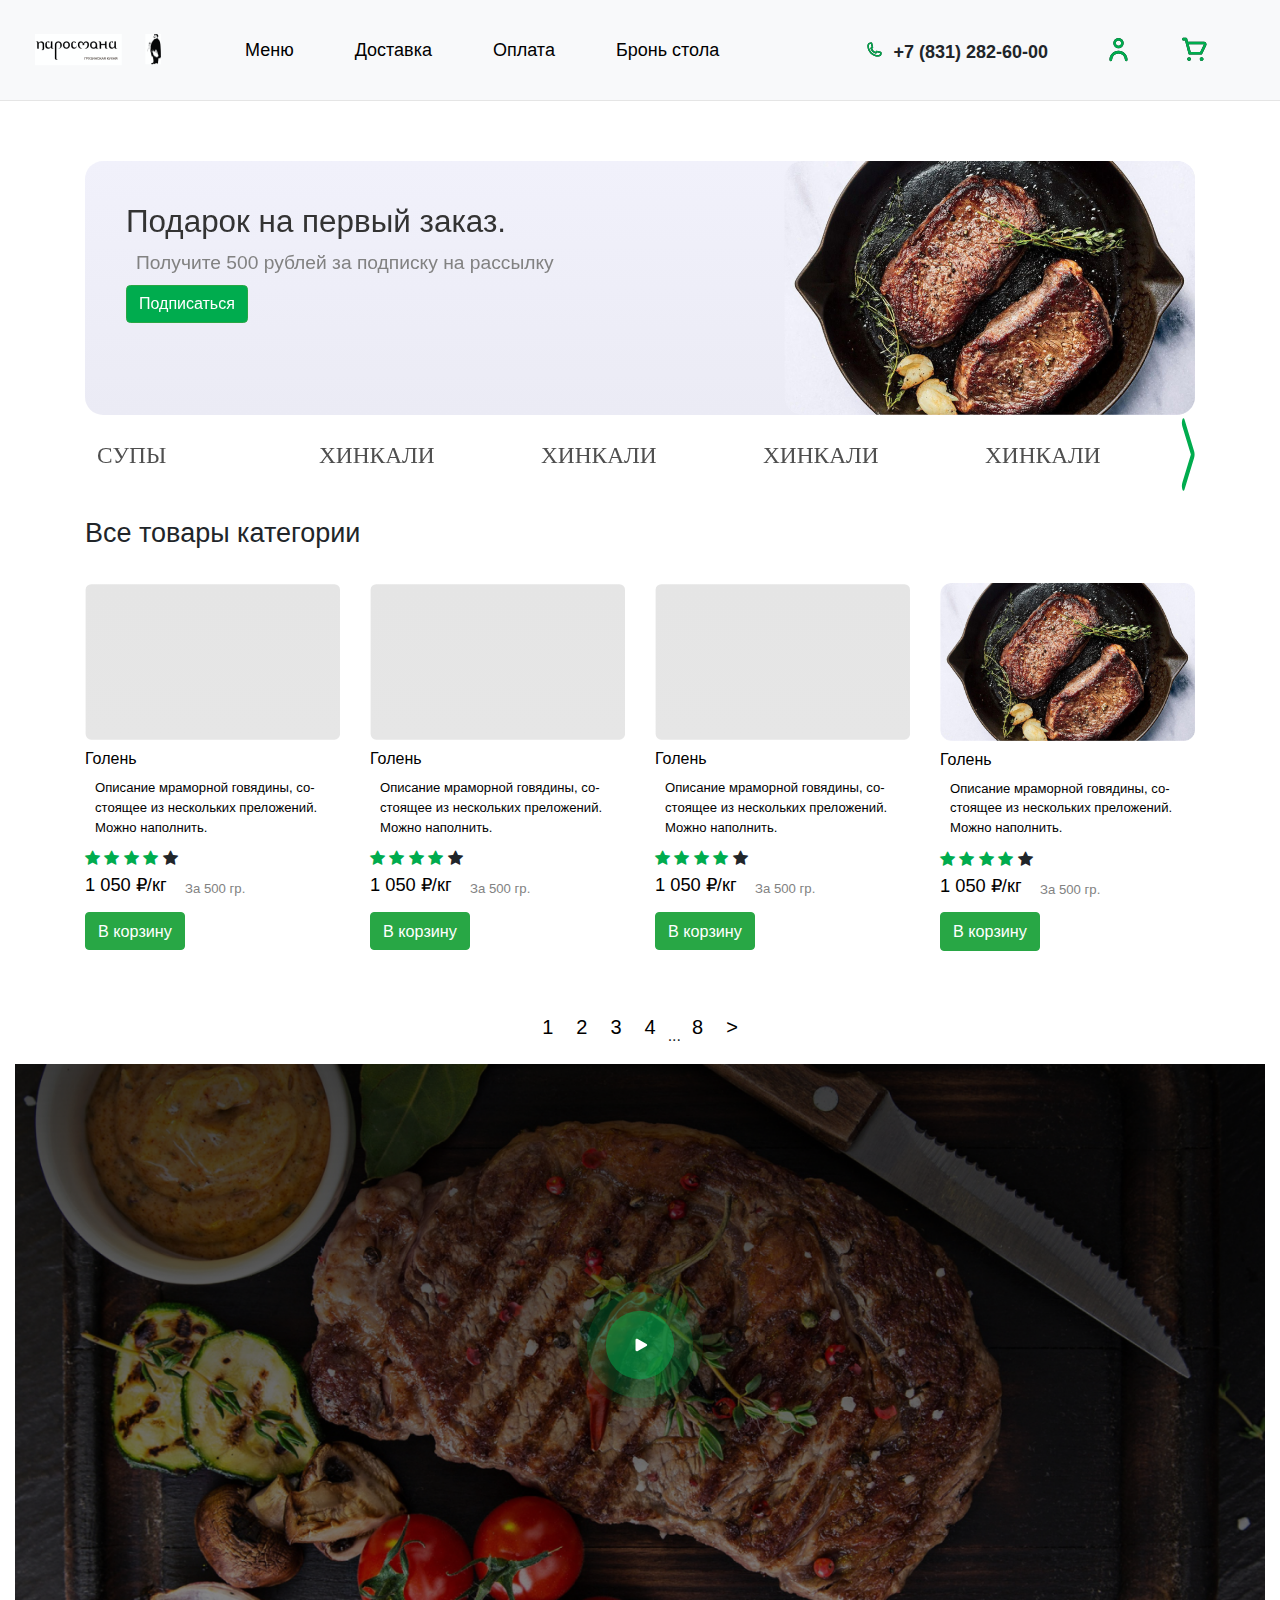
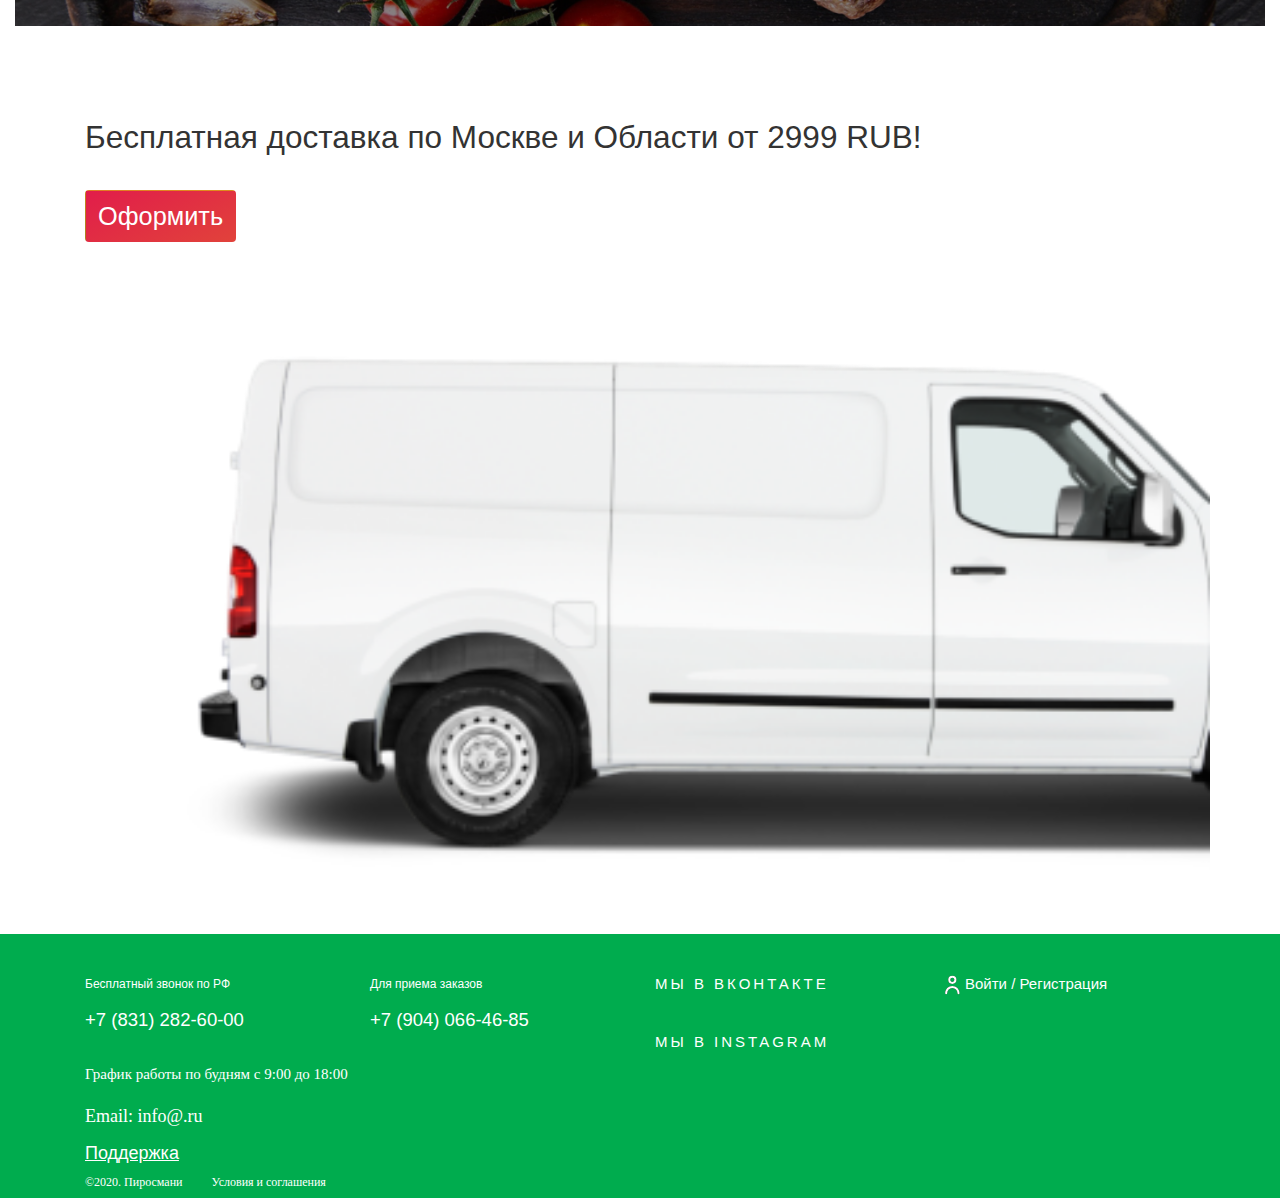
<file: index.html>
<!DOCTYPE html><html lang="ru"><head><meta charset="UTF-8"><meta name="viewport" content="width=device-width,initial-scale=1"><meta http-equiv="X-UA-Compatible" content="ie=edge"><title>pirosmani</title><meta name="description" content="Star Wars"><link rel="shortcut icon" href="images/favicon.ico" type="image/x-icon"><link href="https://fonts.googleapis.com/css2?family=Poppins&display=swap" rel="stylesheet"><link rel="stylesheet" href="https://stackpath.bootstrapcdn.com/font-awesome/4.7.0/css/font-awesome.min.css"><link rel="stylesheet" href="https://stackpath.bootstrapcdn.com/bootstrap/4.5.2/css/bootstrap.min.css"><link rel="stylesheet" href="css/style.min.css"></head><body><header><nav class="navbar navbar-expand-lg navbar-light bg-light"><button class="navbar-toggler mr-auto" type="button" data-toggle="collapse" data-target="#navbarNav" aria-controls="navbarNav" aria-expanded="false" aria-label="Toggle navigation"><i class="fa fa-bars" aria-hidden="true"></i></button> <a class="navbar-brand first" href="index.html"><img src="images/logo2.png" alt=""></a><a class="navbar-brand second" href="index.html"><img src="images/logo1.png" alt=""></a><div class="collapse navbar-collapse" id="navbarNav"><ul class="navbar-nav"><li class="nav-item dropdown"><a href="#" class="nav-link dropdown-toggle" data-toggle="dropdown" role="button" aria-haspopup="true" aria-expanded="false">Меню</a><div class="dropdown-menu"><a class="dropdown-item" href="#"><img src="images/Vector1.svg">Супы</a> <a class="dropdown-item" href="#"><img src="images/Vector2.svg">Хачапури</a> <a class="dropdown-item" href="#"><img src="images/Vector3.svg">Холодные закуски</a> <a class="dropdown-item" href="#"><img src="images/Vector11.svg">Хинкали</a> <a class="dropdown-item" href="#"><img src="images/Vector4.svg">Шашлык</a> <a class="dropdown-item" href="#"><img src="images/Vector5.svg">Соусы</a> <a class="dropdown-item" href="#"><img src="images/Vector6.svg">Салаты</a> <a class="dropdown-item" href="#"><img src="images/Vector7.svg">Горячие Блюда</a> <a class="dropdown-item" href="#"><img src="images/Vector8.svg">Гарнир</a> <a class="dropdown-item" href="#"><img src="images/Vector9.svg">Десерты</a> <a class="dropdown-item" href="#"><img src="images/Vector10.svg">Напитки</a></div></li><li class="nav-item"><a href="delivery.html" class="nav-link">Доставка</a></li><li class="nav-item"><a href="payment.html" class="nav-link">Оплата</a></li><li class="nav-item"><a href="#" class="nav-link">Бронь стола</a></li></ul></div><div class="contacts"><ul class="d-flex align-items-center justify-content-start"><li class="phone-card"><a href="tel:78312826000"><img id="phone" src="images/phone.svg" alt=""></a></li><li class="nav-item"><p>+7 (831) 282-60-00</p></li><li class="nav-item"><a href="" data-toggle="modal" data-target="#personeModal"><img id="person" src="images/person.svg" alt=""></a></li><li class="nav-item"><a href="cart.html"><img id="cart" src="images/cart.svg" alt=""></a></li></ul></div></nav></header><hr><div class="container w-100"><div class="row"><div class="col-12"><div class="slider"><div class="header-slider__item"><div class="header-slider__item-content"><div class="header-slider__item-info"><h2>Подарок на первый заказ.</h2><p>Получите 500 рублей за подписку на рассылку</p><a href="#" data-toggle="modal" data-target="#subscribeModal"><button type="button" class="btn btn-success">Подписаться</button></a></div><div class="title-img ml-auto"><img src="images/title.png" alt=""></div></div></div><div class="header-slider__item"><div class="header-slider__item-content"><div class="header-slider__item-info"><h2>Подарок на первый заказ.</h2><p>Получите 500 рублей за подписку на рассылку</p><a href="#" data-toggle="modal" data-target="#subscribeModal"><button type="button" class="btn btn-success">Подписаться</button></a></div><div class="title-img ml-auto"><img src="images/title.png" alt=""></div></div></div></div></div></div></div><div class="container w-100"><div class="menu-buttons"><a href="#"><button type="button" class="btn btn-outline-success">Cупы</button></a> <a href="#"><button type="button" class="btn btn-outline-success">Хинкали</button></a> <a href="#"><button type="button" class="btn btn-outline-success">Хинкали</button></a> <a href="#"><button type="button" class="btn btn-outline-success">Хинкали</button></a> <a href="#"><button type="button" class="btn btn-outline-success">Хинкали</button></a> <a href="#"><button type="button" class="btn btn-outline-success">Хинкали</button></a> <a href="#"><button type="button" class="btn btn-outline-success">Хинкали</button></a> <a href="#"><button type="button" class="btn btn-outline-success">Хинкали</button></a> <a href="#"><button type="button" class="btn btn-outline-success">Хинкали</button></a> <a href="#"><button type="button" class="btn btn-outline-success">Хинкали</button></a> <a href="#"><button type="button" class="btn btn-outline-success">Хинкали</button></a></div></div><div class="container w-100"><div class="products-title"><h3>Все товары категории</h3></div><div class="row"><div class="col-4 col-md-3 products"><a href="product.html"><div class="products__img"><img class="img-fluid w-100" src="images/defolt.svg" alt="Голень"></div><div class="products__name"><h4>Голень</h4></div><div class="products__description"><p>Описание мраморной говядины, состоящее из нескольких преложений. Можно наполнить.</p></div></a><div class="products__rating"><span class="fa fa-star checked"></span> <span class="fa fa-star checked"></span> <span class="fa fa-star checked"></span> <span class="fa fa-star checked"></span> <span class="fa fa-star"></span></div><div class="products_price"><div class="price">1 050 ₽/кг</div><div class="weight">За 500 гр.</div></div><button type="button" class="btn btn-success">В корзину</button></div><div class="col-4 col-md-3 products"><a href="product.html"><div class="products__img"><img class="img-fluid w-100" src="images/defolt.svg" alt="Голень"></div><div class="products__name"><h4>Голень</h4></div><div class="products__description"><p>Описание мраморной говядины, состоящее из нескольких преложений. Можно наполнить.</p></div></a><div class="products__rating"><span class="fa fa-star checked"></span> <span class="fa fa-star checked"></span> <span class="fa fa-star checked"></span> <span class="fa fa-star checked"></span> <span class="fa fa-star"></span></div><div class="products_price"><div class="price">1 050 ₽/кг</div><div class="weight">За 500 гр.</div></div><button type="button" class="btn btn-success">В корзину</button></div><div class="col-4 col-md-3 products"><a href="product.html"><div class="products__img"><img class="img-fluid w-100" src="images/defolt.svg" alt="Голень"></div><div class="products__name"><h4>Голень</h4></div><div class="products__description"><p>Описание мраморной говядины, состоящее из нескольких преложений. Можно наполнить.</p></div></a><div class="products__rating"><span class="fa fa-star checked"></span> <span class="fa fa-star checked"></span> <span class="fa fa-star checked"></span> <span class="fa fa-star checked"></span> <span class="fa fa-star"></span></div><div class="products_price"><div class="price">1 050 ₽/кг</div><div class="weight">За 500 гр.</div></div><button type="button" class="btn btn-success">В корзину</button></div><div class="col-4 col-md-3 products"><a href="product.html"><div class="products__img"><img class="img-fluid w-100" src="images/title.png" alt="Голень"></div><div class="products__name"><h4>Голень</h4></div><div class="products__description"><p>Описание мраморной говядины, состоящее из нескольких преложений. Можно наполнить.</p></div></a><div class="products__rating"><span class="fa fa-star checked"></span> <span class="fa fa-star checked"></span> <span class="fa fa-star checked"></span> <span class="fa fa-star checked"></span> <span class="fa fa-star"></span></div><div class="products_price"><div class="price">1 050 ₽/кг</div><div class="weight">За 500 гр.</div></div><button type="button" class="btn btn-success">В корзину</button></div></div></div><div class="container w-100"><div class="row"><div class="col-12"><nav aria-label="Page navigation example"><ul class="pagination d-flex justify-content-center"><li class="page-item"><a class="page-link" href="#">1</a></li><li class="page-item"><a class="page-link" href="#">2</a></li><li class="page-item"><a class="page-link" href="#">3</a></li><li class="page-item"><a class="page-link" href="#">4</a></li><li class="page-item page-dots">...</li><li class="page-item"><a class="page-link" href="#">8</a></li><li class="page-item"><a class="page-link" href="#" aria-label="Next"><span aria-hidden="true">&gt;</span></a></li></ul></nav></div></div></div><div class="container-fluid w-100"><div class="row"><div class="col-12"><div class="video-container"><img alt="" class="border-radius img-fluid w-100" src="images/for_video.png"><a class="icon-play" href="#"><img src="images/play.svg" alt=""></a></div></div></div></div><div class="container w-100"><div class="row delivery"><div class="col-12 delivery__title"><h2>Бесплатная доставка по Москве и Области от 2999 RUB!</h2><button type="button" class="btn anim-gradient">Оформить</button></div><div class="delivery__img"><img class="img-fluid" src="images/delivery.png" alt=""></div></div></div><footer><div class="container w-100"><div class="row"><div class="col-sm-3"><div class="footer__phone-text">Бесплатный звонок по РФ</div><div class="footer__phone">+7 (831) 282-60-00</div></div><div class="col-sm-3"><div class="footer__phone-text">Для приема заказов</div><div class="footer__phone">+7 (904) 066-46-85</div></div><div class="col-sm-3"><div class="footer__social"><a href="#">Мы в вконтакте</a></div><div class="footer__social"><a href="#">Мы в instagram</a></div></div><div class="col-sm-3"><div class="footer__register"><a href="#" data-toggle="modal" data-target="#registerModal"><img src="images/person_smal.svg" alt="">Войти / Регистрация</a></div></div></div><div class="footer__time">График работы по будням с 9:00 до 18:00</div><div class="footer__email">Email: info@.ru</div><div class="footer__help"><a href="support.html">Поддержка</a></div><div class="row"><div class="d-flex footer__text"><div class="col-sm-3">©2020. Пиросмани</div><div class="col-sm-3"><a href="#">Условия и соглашения</a></div></div></div></div></footer><div class="modal fade" id="subscribeModal" tabindex="-1" role="dialog" aria-labelledby="exampleModalLabel" aria-hidden="true"><div class="modal-dialog"><div class="modal-content"><div class="modal-header"><img src="images/subscribe.svg" alt=""> <button type="button" class="close" data-dismiss="modal" aria-label="Close"><span aria-hidden="true">&times;</span></button></div><h5 class="modal-title" id="exampleModalLabel">Подпишитесь на нашу рассылку и получите промокод на 500 RUB!</h5><form><div class="form-group"><input type="phone" class="form-control" placeholder="E-mail" id="exampleInputEmail" aria-describedby="emailHelp"></div><div class="modal-text"><button type="button" class="modal-btn btn btn-success">Отправить</button></div></form></div></div></div><div class="modal fade" id="registerModal" tabindex="-1" role="dialog" aria-labelledby="exampleModalLabel" aria-hidden="true"><div class="modal-dialog"><div class="modal-content"><div class="modal-header"><img src="images/person_modal.svg" alt=""> <button type="button" class="close" data-dismiss="modal" aria-label="Close"><span aria-hidden="true">&times;</span></button></div><h5 class="modal-title" id="exampleModalLabel">Регистрация</h5><form><div class="form-group"><input type="phone" class="form-control" placeholder="Телефон" id="exampleInputPhone" aria-describedby="phoneHelp"></div><div class="form-group"><input type="password" class="form-control" placeholder="Пароль" id="exampleInputPassword1"></div><div class="form-group"><input type="password" class="form-control" placeholder="Подтвердите пароль" id="exampleInputPassword1"></div><div class="form-check register-text"><input class="form-check-input" type="radio" id="exampleCheck1"> <label class="form-check-label" for="exampleCheck1">Хочу получать выгодные предложения от магазина</label></div><div class="form-check register-text"><input class="form-check-input" type="radio" id="exampleCheck1"> <label class="form-check-label" for="exampleCheck1">Принимаю условия <a href="#">Пользовательского соглашения,<br>Политики конфиденциальности</a></label></div><div class="modal-text"><button type="button" class="modal-btn btn btn-success">Зарегистрироваться</button></div></form></div></div></div><div class="modal fade" id="personeModal" tabindex="-1" role="dialog" aria-labelledby="exampleModalLabel" aria-hidden="true"><div class="modal-dialog"><div class="modal-content"><div class="modal-header"><img src="images/person_modal.svg" alt=""> <button type="button" class="close" data-dismiss="modal" aria-label="Close"><span aria-hidden="true">&times;</span></button></div><h5 class="modal-title" id="exampleModalLabel">Войти в личный кабинет</h5><form><div class="form-group"><input type="phone" class="form-control" placeholder="Телефон" id="exampleInputPhone" aria-describedby="phoneHelp"></div><div class="form-group"><input type="password" class="form-control" placeholder="Пароль" id="exampleInputPassword1"></div><div class="modal-text"><a href="#">Забыли пароль?</a></div><div class="modal-text"><button type="button" class="modal-btn btn btn-success">Войти</button></div><div class="modal-text"><p>Впервые у нас? <a href="#">Зарегистрироваться</a></p></div></form></div></div></div><script type="text/javascript" src="https://code.jquery.com/jquery-3.5.1.js"></script><script type="text/javascript" src="https://stackpath.bootstrapcdn.com/bootstrap/4.5.2/js/bootstrap.min.js"></script><script src="js/main.min.js"></script></body></html>
</file>
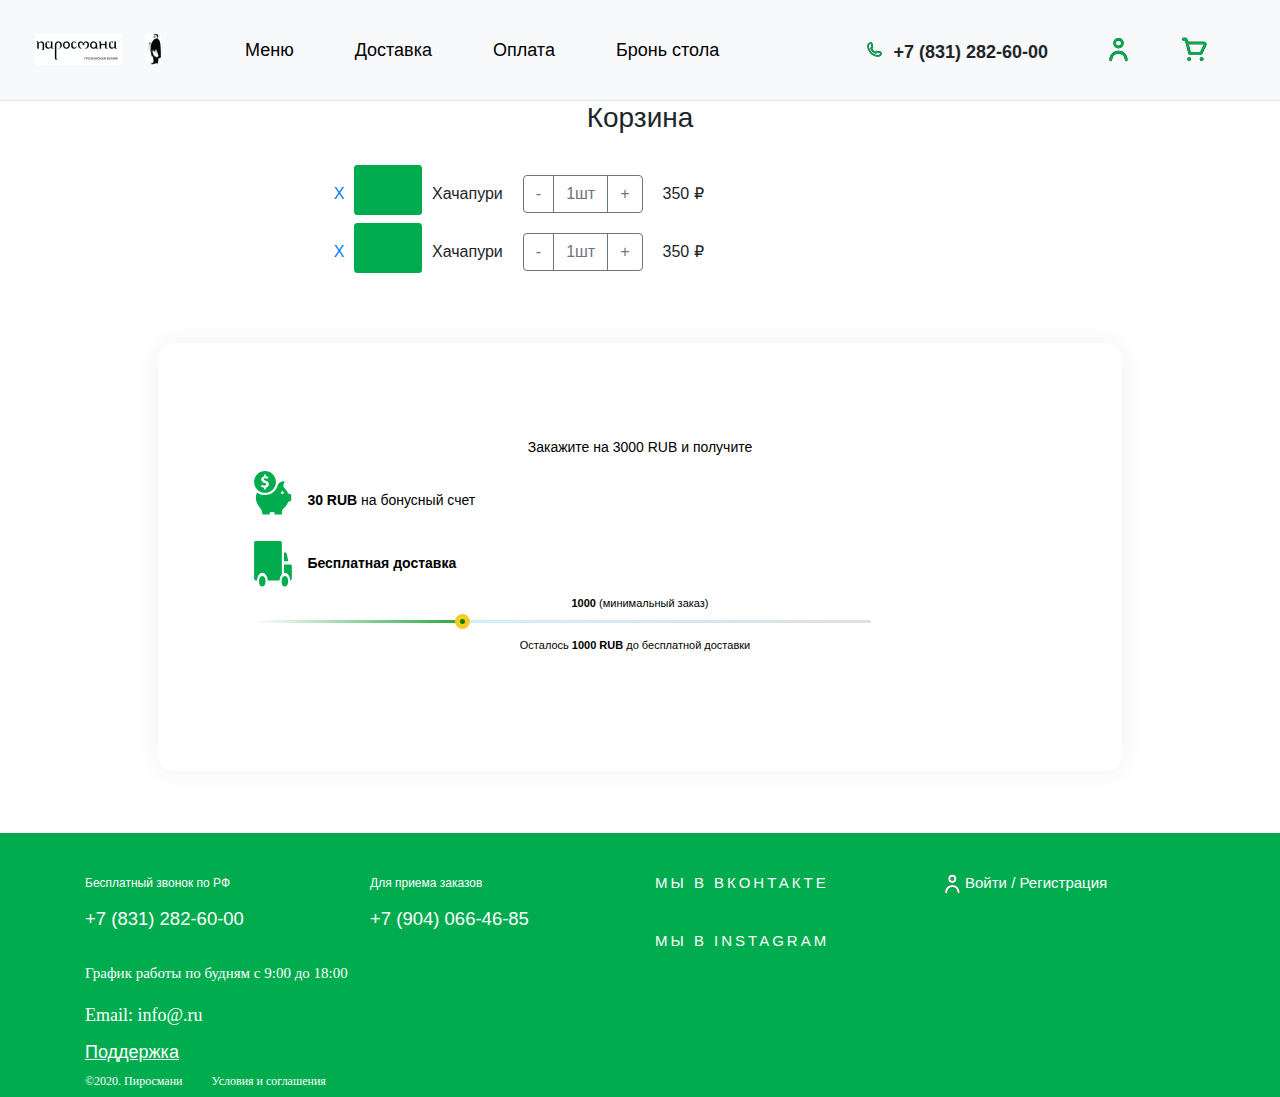
<file: cart.html>
<!DOCTYPE html><html lang="ru"><head><meta charset="UTF-8"><meta name="viewport" content="width=device-width,initial-scale=1"><meta http-equiv="X-UA-Compatible" content="ie=edge"><title>pirosmani</title><meta name="description" content="Star Wars"><link rel="shortcut icon" href="images/favicon.ico" type="image/x-icon"><link href="https://fonts.googleapis.com/css2?family=Poppins&display=swap" rel="stylesheet"><link rel="stylesheet" href="https://stackpath.bootstrapcdn.com/font-awesome/4.7.0/css/font-awesome.min.css"><link rel="stylesheet" href="https://stackpath.bootstrapcdn.com/bootstrap/4.5.2/css/bootstrap.min.css"><link rel="stylesheet" href="css/style.min.css"></head><body><header><nav class="navbar navbar-expand-lg navbar-light bg-light"><button class="navbar-toggler mr-auto" type="button" data-toggle="collapse" data-target="#navbarNav" aria-controls="navbarNav" aria-expanded="false" aria-label="Toggle navigation"><i class="fa fa-bars" aria-hidden="true"></i></button> <a class="navbar-brand first" href="index.html"><img src="images/logo2.png" alt=""></a><a class="navbar-brand second" href="index.html"><img src="images/logo1.png" alt=""></a><div class="collapse navbar-collapse" id="navbarNav"><ul class="navbar-nav"><li class="nav-item dropdown"><a href="#" class="nav-link dropdown-toggle" data-toggle="dropdown" role="button" aria-haspopup="true" aria-expanded="false">Меню</a><div class="dropdown-menu"><a class="dropdown-item" href="#"><img src="images/Vector1.svg">Супы</a> <a class="dropdown-item" href="#"><img src="images/Vector2.svg">Хачапури</a> <a class="dropdown-item" href="#"><img src="images/Vector3.svg">Холодные закуски</a> <a class="dropdown-item" href="#"><img src="images/Vector11.svg">Хинкали</a> <a class="dropdown-item" href="#"><img src="images/Vector4.svg">Шашлык</a> <a class="dropdown-item" href="#"><img src="images/Vector5.svg">Соусы</a> <a class="dropdown-item" href="#"><img src="images/Vector6.svg">Салаты</a> <a class="dropdown-item" href="#"><img src="images/Vector7.svg">Горячие Блюда</a> <a class="dropdown-item" href="#"><img src="images/Vector8.svg">Гарнир</a> <a class="dropdown-item" href="#"><img src="images/Vector9.svg">Десерты</a> <a class="dropdown-item" href="#"><img src="images/Vector10.svg">Напитки</a></div></li><li class="nav-item"><a href="delivery.html" class="nav-link">Доставка</a></li><li class="nav-item"><a href="payment.html" class="nav-link">Оплата</a></li><li class="nav-item"><a href="#" class="nav-link">Бронь стола</a></li></ul></div><div class="contacts"><ul class="d-flex align-items-center justify-content-start"><li class="phone-card"><a href="tel:78312826000"><img id="phone" src="images/phone.svg" alt=""></a></li><li class="nav-item"><p>+7 (831) 282-60-00</p></li><li class="nav-item"><a href="" data-toggle="modal" data-target="#personeModal"><img id="person" src="images/person.svg" alt=""></a></li><li class="nav-item"><a href="cart.html"><img id="cart" src="images/cart.svg" alt=""></a></li></ul></div></nav></header><hr><div class="container"><div class="cart__title"><h3>Корзина</h3></div><div class="row"><div class="col-sm-8 carts"><div class="d-flex cart"><a href="#">X</a> <img src="images/cart-defolt.png" alt=""><p class="name">Хачапури</p><div class="btn-group" role="group" aria-label="Basic example"><button type="button" class="btn btn-outline-secondary">-</button> <button type="button" class="btn btn-outline-secondary">1шт</button> <button type="button" class="btn btn-outline-secondary">+</button></div><p class="price">350 ₽</p></div><div class="d-flex cart"><a href="#">X</a> <img src="images/cart-defolt.png" alt=""><p class="name">Хачапури</p><div class="btn-group" role="group" aria-label="Basic example"><button type="button" class="btn btn-outline-secondary">-</button> <button type="button" class="btn btn-outline-secondary">1шт</button> <button type="button" class="btn btn-outline-secondary">+</button></div><p class="price">350 ₽</p></div></div><div class="col-12"><div class="prod-card" id="cart"><div class="prod-content"><div class="prod-delivery"><div class="prod-delivery-title"><h3>Закажите на 3000 RUB и получите</h3></div><div class="prod-delivery-content"><div class="prod-delivery-content-first"><img src="images/prod-delivery-pig.svg" alt=""><p><b>30 RUB</b> на бонусный счет</p></div><div class="prod-delivery-content-second"><img src="images/prod-delivery-car.svg" alt=""><p><b>Бесплатная доставка</b></p></div></div><div class="prod-progressbar"><p><b>1000</b> (минимальный заказ)</p><form class="range"><div class="form-group range__slider"><input type="range" step="5"></div><div class="form-group range__value"><label>Осталось <b><span></span></b> до бесплатной доставки</label></div></form></div></div></div></div></div></div></div><footer><div class="container w-100"><div class="row"><div class="col-sm-3"><div class="footer__phone-text">Бесплатный звонок по РФ</div><div class="footer__phone">+7 (831) 282-60-00</div></div><div class="col-sm-3"><div class="footer__phone-text">Для приема заказов</div><div class="footer__phone">+7 (904) 066-46-85</div></div><div class="col-sm-3"><div class="footer__social"><a href="#">Мы в вконтакте</a></div><div class="footer__social"><a href="#">Мы в instagram</a></div></div><div class="col-sm-3"><div class="footer__register"><a href="#" data-toggle="modal" data-target="#registerModal"><img src="images/person_smal.svg" alt="">Войти / Регистрация</a></div></div></div><div class="footer__time">График работы по будням с 9:00 до 18:00</div><div class="footer__email">Email: info@.ru</div><div class="footer__help"><a href="support.html">Поддержка</a></div><div class="row"><div class="d-flex footer__text"><div class="col-sm-3">©2020. Пиросмани</div><div class="col-sm-3"><a href="#">Условия и соглашения</a></div></div></div></div></footer><div class="modal fade" id="registerModal" tabindex="-1" role="dialog" aria-labelledby="exampleModalLabel" aria-hidden="true"><div class="modal-dialog"><div class="modal-content"><div class="modal-header"><img src="images/person_modal.svg" alt=""> <button type="button" class="close" data-dismiss="modal" aria-label="Close"><span aria-hidden="true">&times;</span></button></div><h5 class="modal-title" id="exampleModalLabel">Регистрация</h5><form><div class="form-group"><input type="phone" class="form-control" placeholder="Телефон" id="exampleInputPhone" aria-describedby="phoneHelp"></div><div class="form-group"><input type="password" class="form-control" placeholder="Пароль" id="exampleInputPassword1"></div><div class="form-group"><input type="password" class="form-control" placeholder="Подтвердите пароль" id="exampleInputPassword1"></div><div class="form-check register-text"><input class="form-check-input" type="radio" id="exampleCheck1"> <label class="form-check-label" for="exampleCheck1">Хочу получать выгодные предложения от магазина</label></div><div class="form-check register-text"><input class="form-check-input" type="radio" id="exampleCheck1"> <label class="form-check-label" for="exampleCheck1">Принимаю условия <a href="#">Пользовательского соглашения,<br>Политики конфиденциальности</a></label></div><div class="modal-text"><button type="button" class="modal-btn btn btn-success">Зарегистрироваться</button></div></form></div></div></div><div class="modal fade" id="personeModal" tabindex="-1" role="dialog" aria-labelledby="exampleModalLabel" aria-hidden="true"><div class="modal-dialog"><div class="modal-content"><div class="modal-header"><img src="images/person_modal.svg" alt=""> <button type="button" class="close" data-dismiss="modal" aria-label="Close"><span aria-hidden="true">&times;</span></button></div><h5 class="modal-title" id="exampleModalLabel">Войти в личный кабинет</h5><form><div class="form-group"><input type="phone" class="form-control" placeholder="Телефон" id="exampleInputPhone" aria-describedby="phoneHelp"></div><div class="form-group"><input type="password" class="form-control" placeholder="Пароль" id="exampleInputPassword1"></div><div class="modal-text"><a href="#">Забыли пароль?</a></div><div class="modal-text"><button type="button" class="modal-btn btn btn-success">Войти</button></div><div class="modal-text"><p>Впервые у нас? <a href="#">Зарегистрироваться</a></p></div></form></div></div></div><script type="text/javascript" src="https://code.jquery.com/jquery-3.5.1.js"></script><script type="text/javascript" src="https://stackpath.bootstrapcdn.com/bootstrap/4.5.2/js/bootstrap.min.js"></script><script src="js/main.min.js"></script></body></html>
</file>
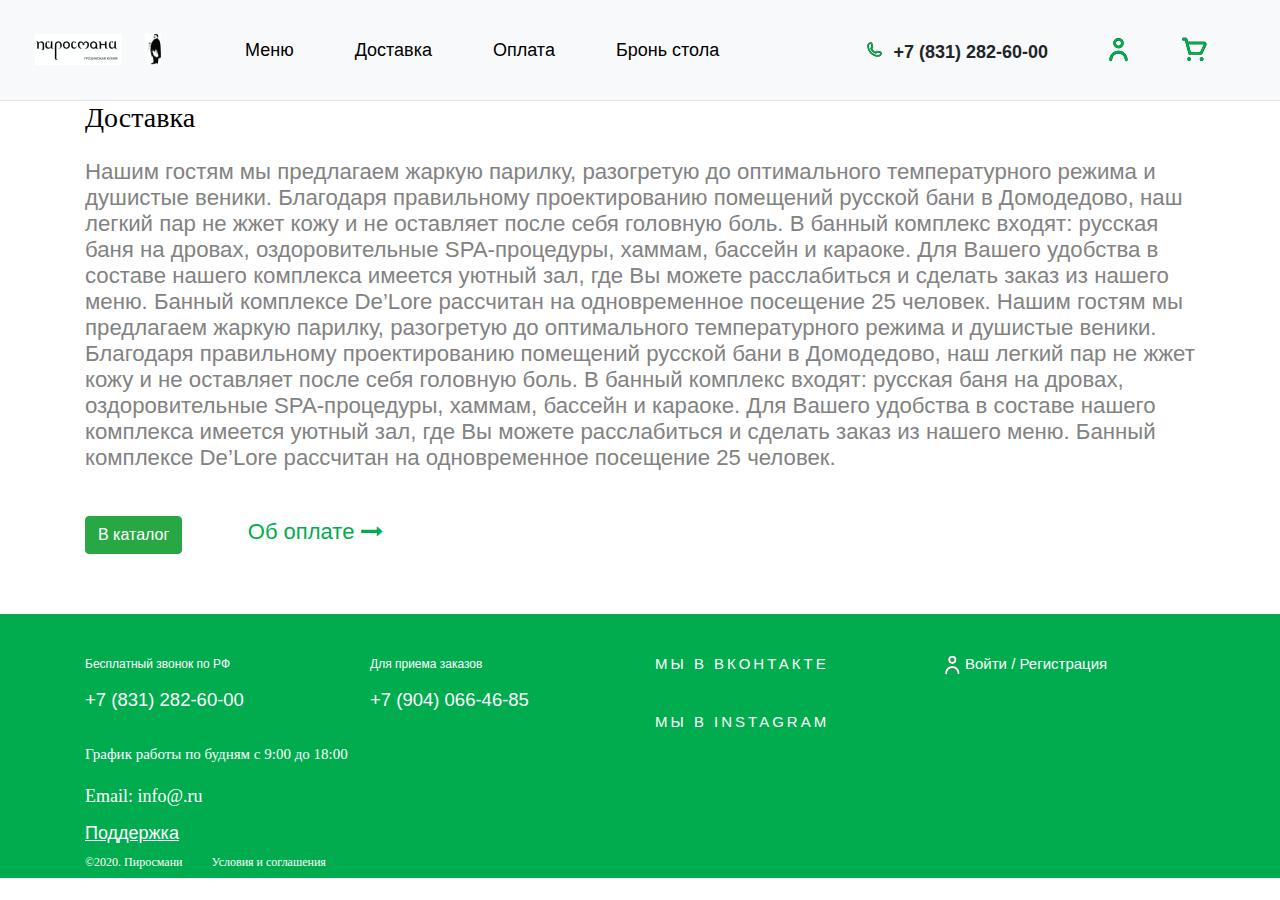
<file: delivery.html>
<!DOCTYPE html><html lang="ru"><head><meta charset="UTF-8"><meta name="viewport" content="width=device-width,initial-scale=1"><meta http-equiv="X-UA-Compatible" content="ie=edge"><title>pirosmani</title><meta name="description" content="Star Wars"><link rel="shortcut icon" href="images/favicon.ico" type="image/x-icon"><link href="https://fonts.googleapis.com/css2?family=Poppins&display=swap" rel="stylesheet"><link rel="stylesheet" href="https://stackpath.bootstrapcdn.com/font-awesome/4.7.0/css/font-awesome.min.css"><link rel="stylesheet" href="https://stackpath.bootstrapcdn.com/bootstrap/4.5.2/css/bootstrap.min.css"><link rel="stylesheet" href="css/style.min.css"></head><body><header><nav class="navbar navbar-expand-lg navbar-light bg-light"><button class="navbar-toggler mr-auto" type="button" data-toggle="collapse" data-target="#navbarNav" aria-controls="navbarNav" aria-expanded="false" aria-label="Toggle navigation"><i class="fa fa-bars" aria-hidden="true"></i></button> <a class="navbar-brand first" href="index.html"><img src="images/logo2.png" alt=""></a><a class="navbar-brand second" href="index.html"><img src="images/logo1.png" alt=""></a><div class="collapse navbar-collapse" id="navbarNav"><ul class="navbar-nav"><li class="nav-item dropdown"><a href="#" class="nav-link dropdown-toggle" data-toggle="dropdown" role="button" aria-haspopup="true" aria-expanded="false">Меню</a><div class="dropdown-menu"><a class="dropdown-item" href="#"><img src="images/Vector1.svg">Супы</a> <a class="dropdown-item" href="#"><img src="images/Vector2.svg">Хачапури</a> <a class="dropdown-item" href="#"><img src="images/Vector3.svg">Холодные закуски</a> <a class="dropdown-item" href="#"><img src="images/Vector11.svg">Хинкали</a> <a class="dropdown-item" href="#"><img src="images/Vector4.svg">Шашлык</a> <a class="dropdown-item" href="#"><img src="images/Vector5.svg">Соусы</a> <a class="dropdown-item" href="#"><img src="images/Vector6.svg">Салаты</a> <a class="dropdown-item" href="#"><img src="images/Vector7.svg">Горячие Блюда</a> <a class="dropdown-item" href="#"><img src="images/Vector8.svg">Гарнир</a> <a class="dropdown-item" href="#"><img src="images/Vector9.svg">Десерты</a> <a class="dropdown-item" href="#"><img src="images/Vector10.svg">Напитки</a></div></li><li class="nav-item"><a href="delivery.html" class="nav-link">Доставка</a></li><li class="nav-item"><a href="payment.html" class="nav-link">Оплата</a></li><li class="nav-item"><a href="#" class="nav-link">Бронь стола</a></li></ul></div><div class="contacts"><ul class="d-flex align-items-center justify-content-start"><li class="phone-card"><a href="tel:78312826000"><img id="phone" src="images/phone.svg" alt=""></a></li><li class="nav-item"><p>+7 (831) 282-60-00</p></li><li class="nav-item"><a href="" data-toggle="modal" data-target="#personeModal"><img id="person" src="images/person.svg" alt=""></a></li><li class="nav-item"><a href="cart.html"><img id="cart" src="images/cart.svg" alt=""></a></li></ul></div></nav></header><hr><div class="container delivery w-100"><div class="delivery__title"><h3>Доставка</h3></div><div class="delivery__text"><p>Нашим гостям мы предлагаем жаркую парилку, разогретую до оптимального температурного режима и душистые веники. Благодаря правильному проектированию помещений русской бани в Домодедово, наш легкий пар не жжет кожу и не оставляет после себя головную боль. В банный комплекс входят: русская баня на дровах, оздоровительные SPA-процедуры, хаммам, бассейн и караоке. Для Вашего удобства в составе нашего комплекса имеется уютный зал, где Вы можете расслабиться и сделать заказ из нашего меню. Банный комплексе De’Lore рассчитан на одновременное посещение 25 человек. Нашим гостям мы предлагаем жаркую парилку, разогретую до оптимального температурного режима и душистые веники. Благодаря правильному проектированию помещений русской бани в Домодедово, наш легкий пар не жжет кожу и не оставляет после себя головную боль. В банный комплекс входят: русская баня на дровах, оздоровительные SPA-процедуры, хаммам, бассейн и караоке. Для Вашего удобства в составе нашего комплекса имеется уютный зал, где Вы можете расслабиться и сделать заказ из нашего меню. Банный комплексе De’Lore рассчитан на одновременное посещение 25 человек.</p></div><div class="delivery__links"><button type="button" class="btn btn-success">В каталог</button> <a href="#">Об оплате <i class="fa fa-long-arrow-right" aria-hidden="true"></i></a></div></div><footer><div class="container w-100"><div class="row"><div class="col-sm-3"><div class="footer__phone-text">Бесплатный звонок по РФ</div><div class="footer__phone">+7 (831) 282-60-00</div></div><div class="col-sm-3"><div class="footer__phone-text">Для приема заказов</div><div class="footer__phone">+7 (904) 066-46-85</div></div><div class="col-sm-3"><div class="footer__social"><a href="#">Мы в вконтакте</a></div><div class="footer__social"><a href="#">Мы в instagram</a></div></div><div class="col-sm-3"><div class="footer__register"><a href="#" data-toggle="modal" data-target="#registerModal"><img src="images/person_smal.svg" alt="">Войти / Регистрация</a></div></div></div><div class="footer__time">График работы по будням с 9:00 до 18:00</div><div class="footer__email">Email: info@.ru</div><div class="footer__help"><a href="support.html">Поддержка</a></div><div class="row"><div class="d-flex footer__text"><div class="col-sm-3">©2020. Пиросмани</div><div class="col-sm-3"><a href="#">Условия и соглашения</a></div></div></div></div></footer><div class="modal fade" id="registerModal" tabindex="-1" role="dialog" aria-labelledby="exampleModalLabel" aria-hidden="true"><div class="modal-dialog"><div class="modal-content"><div class="modal-header"><img src="images/person_modal.svg" alt=""> <button type="button" class="close" data-dismiss="modal" aria-label="Close"><span aria-hidden="true">&times;</span></button></div><h5 class="modal-title" id="exampleModalLabel">Регистрация</h5><form><div class="form-group"><input type="phone" class="form-control" placeholder="Телефон" id="exampleInputPhone" aria-describedby="phoneHelp"></div><div class="form-group"><input type="password" class="form-control" placeholder="Пароль" id="exampleInputPassword1"></div><div class="form-group"><input type="password" class="form-control" placeholder="Подтвердите пароль" id="exampleInputPassword1"></div><div class="form-check register-text"><input class="form-check-input" type="radio" id="exampleCheck1"> <label class="form-check-label" for="exampleCheck1">Хочу получать выгодные предложения от магазина</label></div><div class="form-check register-text"><input class="form-check-input" type="radio" id="exampleCheck1"> <label class="form-check-label" for="exampleCheck1">Принимаю условия <a href="#">Пользовательского соглашения,<br>Политики конфиденциальности</a></label></div><div class="modal-text"><button type="button" class="modal-btn btn btn-success">Зарегистрироваться</button></div></form></div></div></div><div class="modal fade" id="personeModal" tabindex="-1" role="dialog" aria-labelledby="exampleModalLabel" aria-hidden="true"><div class="modal-dialog"><div class="modal-content"><div class="modal-header"><img src="images/person_modal.svg" alt=""> <button type="button" class="close" data-dismiss="modal" aria-label="Close"><span aria-hidden="true">&times;</span></button></div><h5 class="modal-title" id="exampleModalLabel">Войти в личный кабинет</h5><form><div class="form-group"><input type="phone" class="form-control" placeholder="Телефон" id="exampleInputPhone" aria-describedby="phoneHelp"></div><div class="form-group"><input type="password" class="form-control" placeholder="Пароль" id="exampleInputPassword1"></div><div class="modal-text"><a href="#">Забыли пароль?</a></div><div class="modal-text"><button type="button" class="modal-btn btn btn-success">Войти</button></div><div class="modal-text"><p>Впервые у нас? <a href="#">Зарегистрироваться</a></p></div></form></div></div></div><script type="text/javascript" src="https://code.jquery.com/jquery-3.5.1.js"></script><script type="text/javascript" src="https://stackpath.bootstrapcdn.com/bootstrap/4.5.2/js/bootstrap.min.js"></script><script src="js/main.min.js"></script></body></html>
</file>
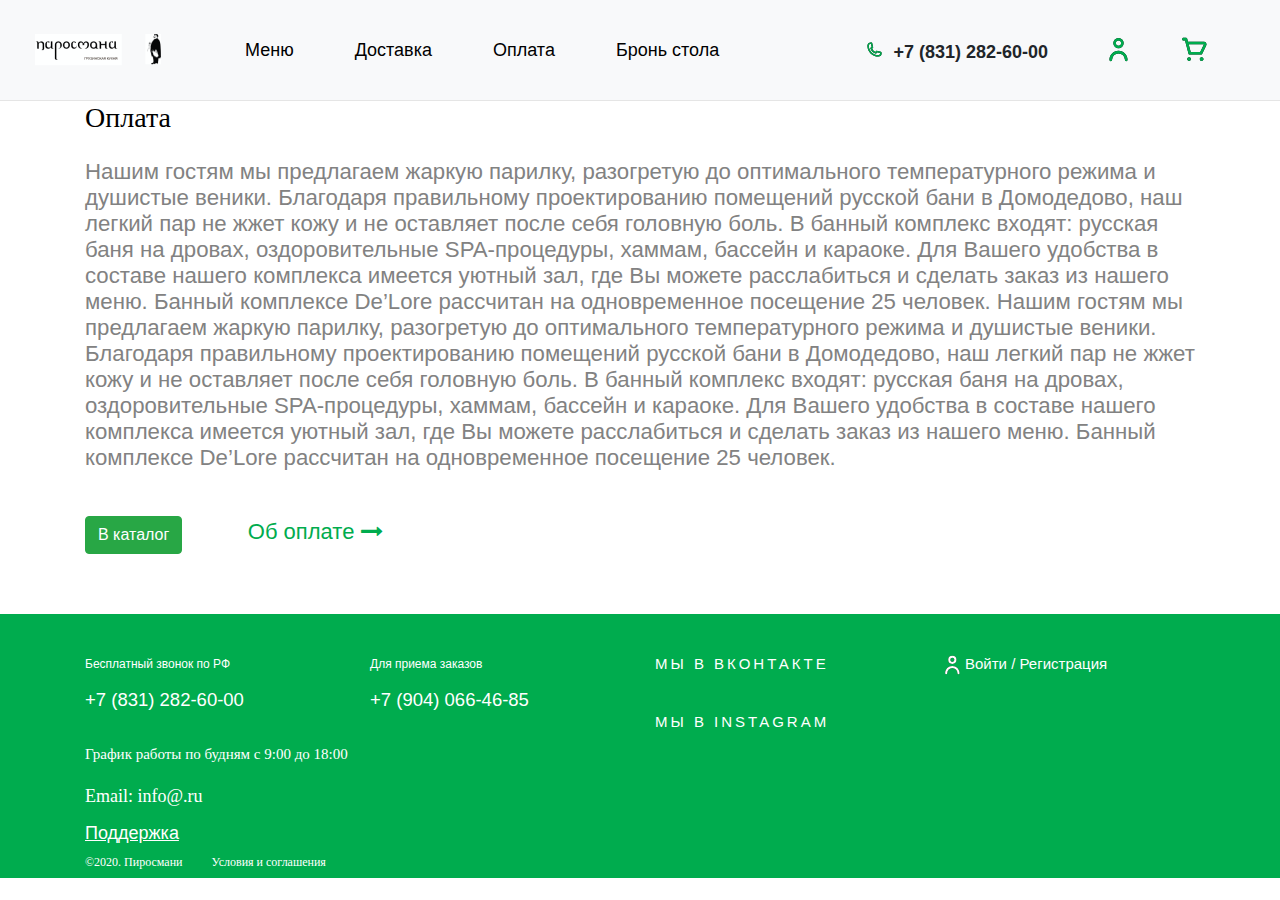
<file: payment.html>
<!DOCTYPE html><html lang="ru"><head><meta charset="UTF-8"><meta name="viewport" content="width=device-width,initial-scale=1"><meta http-equiv="X-UA-Compatible" content="ie=edge"><title>pirosmani</title><meta name="description" content="Star Wars"><link rel="shortcut icon" href="images/favicon.ico" type="image/x-icon"><link href="https://fonts.googleapis.com/css2?family=Poppins&display=swap" rel="stylesheet"><link rel="stylesheet" href="https://stackpath.bootstrapcdn.com/font-awesome/4.7.0/css/font-awesome.min.css"><link rel="stylesheet" href="https://stackpath.bootstrapcdn.com/bootstrap/4.5.2/css/bootstrap.min.css"><link rel="stylesheet" href="css/style.min.css"></head><body><header><nav class="navbar navbar-expand-lg navbar-light bg-light"><button class="navbar-toggler mr-auto" type="button" data-toggle="collapse" data-target="#navbarNav" aria-controls="navbarNav" aria-expanded="false" aria-label="Toggle navigation"><i class="fa fa-bars" aria-hidden="true"></i></button> <a class="navbar-brand first" href="index.html"><img src="images/logo2.png" alt=""></a><a class="navbar-brand second" href="index.html"><img src="images/logo1.png" alt=""></a><div class="collapse navbar-collapse" id="navbarNav"><ul class="navbar-nav"><li class="nav-item dropdown"><a href="#" class="nav-link dropdown-toggle" data-toggle="dropdown" role="button" aria-haspopup="true" aria-expanded="false">Меню</a><div class="dropdown-menu"><a class="dropdown-item" href="#"><img src="images/Vector1.svg">Супы</a> <a class="dropdown-item" href="#"><img src="images/Vector2.svg">Хачапури</a> <a class="dropdown-item" href="#"><img src="images/Vector3.svg">Холодные закуски</a> <a class="dropdown-item" href="#"><img src="images/Vector11.svg">Хинкали</a> <a class="dropdown-item" href="#"><img src="images/Vector4.svg">Шашлык</a> <a class="dropdown-item" href="#"><img src="images/Vector5.svg">Соусы</a> <a class="dropdown-item" href="#"><img src="images/Vector6.svg">Салаты</a> <a class="dropdown-item" href="#"><img src="images/Vector7.svg">Горячие Блюда</a> <a class="dropdown-item" href="#"><img src="images/Vector8.svg">Гарнир</a> <a class="dropdown-item" href="#"><img src="images/Vector9.svg">Десерты</a> <a class="dropdown-item" href="#"><img src="images/Vector10.svg">Напитки</a></div></li><li class="nav-item"><a href="delivery.html" class="nav-link">Доставка</a></li><li class="nav-item"><a href="payment.html" class="nav-link">Оплата</a></li><li class="nav-item"><a href="#" class="nav-link">Бронь стола</a></li></ul></div><div class="contacts"><ul class="d-flex align-items-center justify-content-start"><li class="phone-card"><a href="tel:78312826000"><img id="phone" src="images/phone.svg" alt=""></a></li><li class="nav-item"><p>+7 (831) 282-60-00</p></li><li class="nav-item"><a href="" data-toggle="modal" data-target="#personeModal"><img id="person" src="images/person.svg" alt=""></a></li><li class="nav-item"><a href="cart.html"><img id="cart" src="images/cart.svg" alt=""></a></li></ul></div></nav></header><hr><div class="container delivery w-100"><div class="delivery__title"><h3>Оплата</h3></div><div class="delivery__text"><p>Нашим гостям мы предлагаем жаркую парилку, разогретую до оптимального температурного режима и душистые веники. Благодаря правильному проектированию помещений русской бани в Домодедово, наш легкий пар не жжет кожу и не оставляет после себя головную боль. В банный комплекс входят: русская баня на дровах, оздоровительные SPA-процедуры, хаммам, бассейн и караоке. Для Вашего удобства в составе нашего комплекса имеется уютный зал, где Вы можете расслабиться и сделать заказ из нашего меню. Банный комплексе De’Lore рассчитан на одновременное посещение 25 человек. Нашим гостям мы предлагаем жаркую парилку, разогретую до оптимального температурного режима и душистые веники. Благодаря правильному проектированию помещений русской бани в Домодедово, наш легкий пар не жжет кожу и не оставляет после себя головную боль. В банный комплекс входят: русская баня на дровах, оздоровительные SPA-процедуры, хаммам, бассейн и караоке. Для Вашего удобства в составе нашего комплекса имеется уютный зал, где Вы можете расслабиться и сделать заказ из нашего меню. Банный комплексе De’Lore рассчитан на одновременное посещение 25 человек.</p></div><div class="delivery__links"><button type="button" class="btn btn-success">В каталог</button> <a href="#">Об оплате <i class="fa fa-long-arrow-right" aria-hidden="true"></i></a></div></div><footer><div class="container w-100"><div class="row"><div class="col-sm-3"><div class="footer__phone-text">Бесплатный звонок по РФ</div><div class="footer__phone">+7 (831) 282-60-00</div></div><div class="col-sm-3"><div class="footer__phone-text">Для приема заказов</div><div class="footer__phone">+7 (904) 066-46-85</div></div><div class="col-sm-3"><div class="footer__social"><a href="#">Мы в вконтакте</a></div><div class="footer__social"><a href="#">Мы в instagram</a></div></div><div class="col-sm-3"><div class="footer__register"><a href="#" data-toggle="modal" data-target="#registerModal"><img src="images/person_smal.svg" alt="">Войти / Регистрация</a></div></div></div><div class="footer__time">График работы по будням с 9:00 до 18:00</div><div class="footer__email">Email: info@.ru</div><div class="footer__help"><a href="support.html">Поддержка</a></div><div class="row"><div class="d-flex footer__text"><div class="col-sm-3">©2020. Пиросмани</div><div class="col-sm-3"><a href="#">Условия и соглашения</a></div></div></div></div></footer><div class="modal fade" id="registerModal" tabindex="-1" role="dialog" aria-labelledby="exampleModalLabel" aria-hidden="true"><div class="modal-dialog"><div class="modal-content"><div class="modal-header"><img src="images/person_modal.svg" alt=""> <button type="button" class="close" data-dismiss="modal" aria-label="Close"><span aria-hidden="true">&times;</span></button></div><h5 class="modal-title" id="exampleModalLabel">Регистрация</h5><form><div class="form-group"><input type="phone" class="form-control" placeholder="Телефон" id="exampleInputPhone" aria-describedby="phoneHelp"></div><div class="form-group"><input type="password" class="form-control" placeholder="Пароль" id="exampleInputPassword1"></div><div class="form-group"><input type="password" class="form-control" placeholder="Подтвердите пароль" id="exampleInputPassword1"></div><div class="form-check register-text"><input class="form-check-input" type="radio" id="exampleCheck1"> <label class="form-check-label" for="exampleCheck1">Хочу получать выгодные предложения от магазина</label></div><div class="form-check register-text"><input class="form-check-input" type="radio" id="exampleCheck1"> <label class="form-check-label" for="exampleCheck1">Принимаю условия <a href="#">Пользовательского соглашения,<br>Политики конфиденциальности</a></label></div><div class="modal-text"><button type="button" class="modal-btn btn btn-success">Зарегистрироваться</button></div></form></div></div></div><div class="modal fade" id="personeModal" tabindex="-1" role="dialog" aria-labelledby="exampleModalLabel" aria-hidden="true"><div class="modal-dialog"><div class="modal-content"><div class="modal-header"><img src="images/person_modal.svg" alt=""> <button type="button" class="close" data-dismiss="modal" aria-label="Close"><span aria-hidden="true">&times;</span></button></div><h5 class="modal-title" id="exampleModalLabel">Войти в личный кабинет</h5><form><div class="form-group"><input type="phone" class="form-control" placeholder="Телефон" id="exampleInputPhone" aria-describedby="phoneHelp"></div><div class="form-group"><input type="password" class="form-control" placeholder="Пароль" id="exampleInputPassword1"></div><div class="modal-text"><a href="#">Забыли пароль?</a></div><div class="modal-text"><button type="button" class="modal-btn btn btn-success">Войти</button></div><div class="modal-text"><p>Впервые у нас? <a href="#">Зарегистрироваться</a></p></div></form></div></div></div><script type="text/javascript" src="https://code.jquery.com/jquery-3.5.1.js"></script><script type="text/javascript" src="https://stackpath.bootstrapcdn.com/bootstrap/4.5.2/js/bootstrap.min.js"></script><script src="js/main.min.js"></script></body></html>
</file>
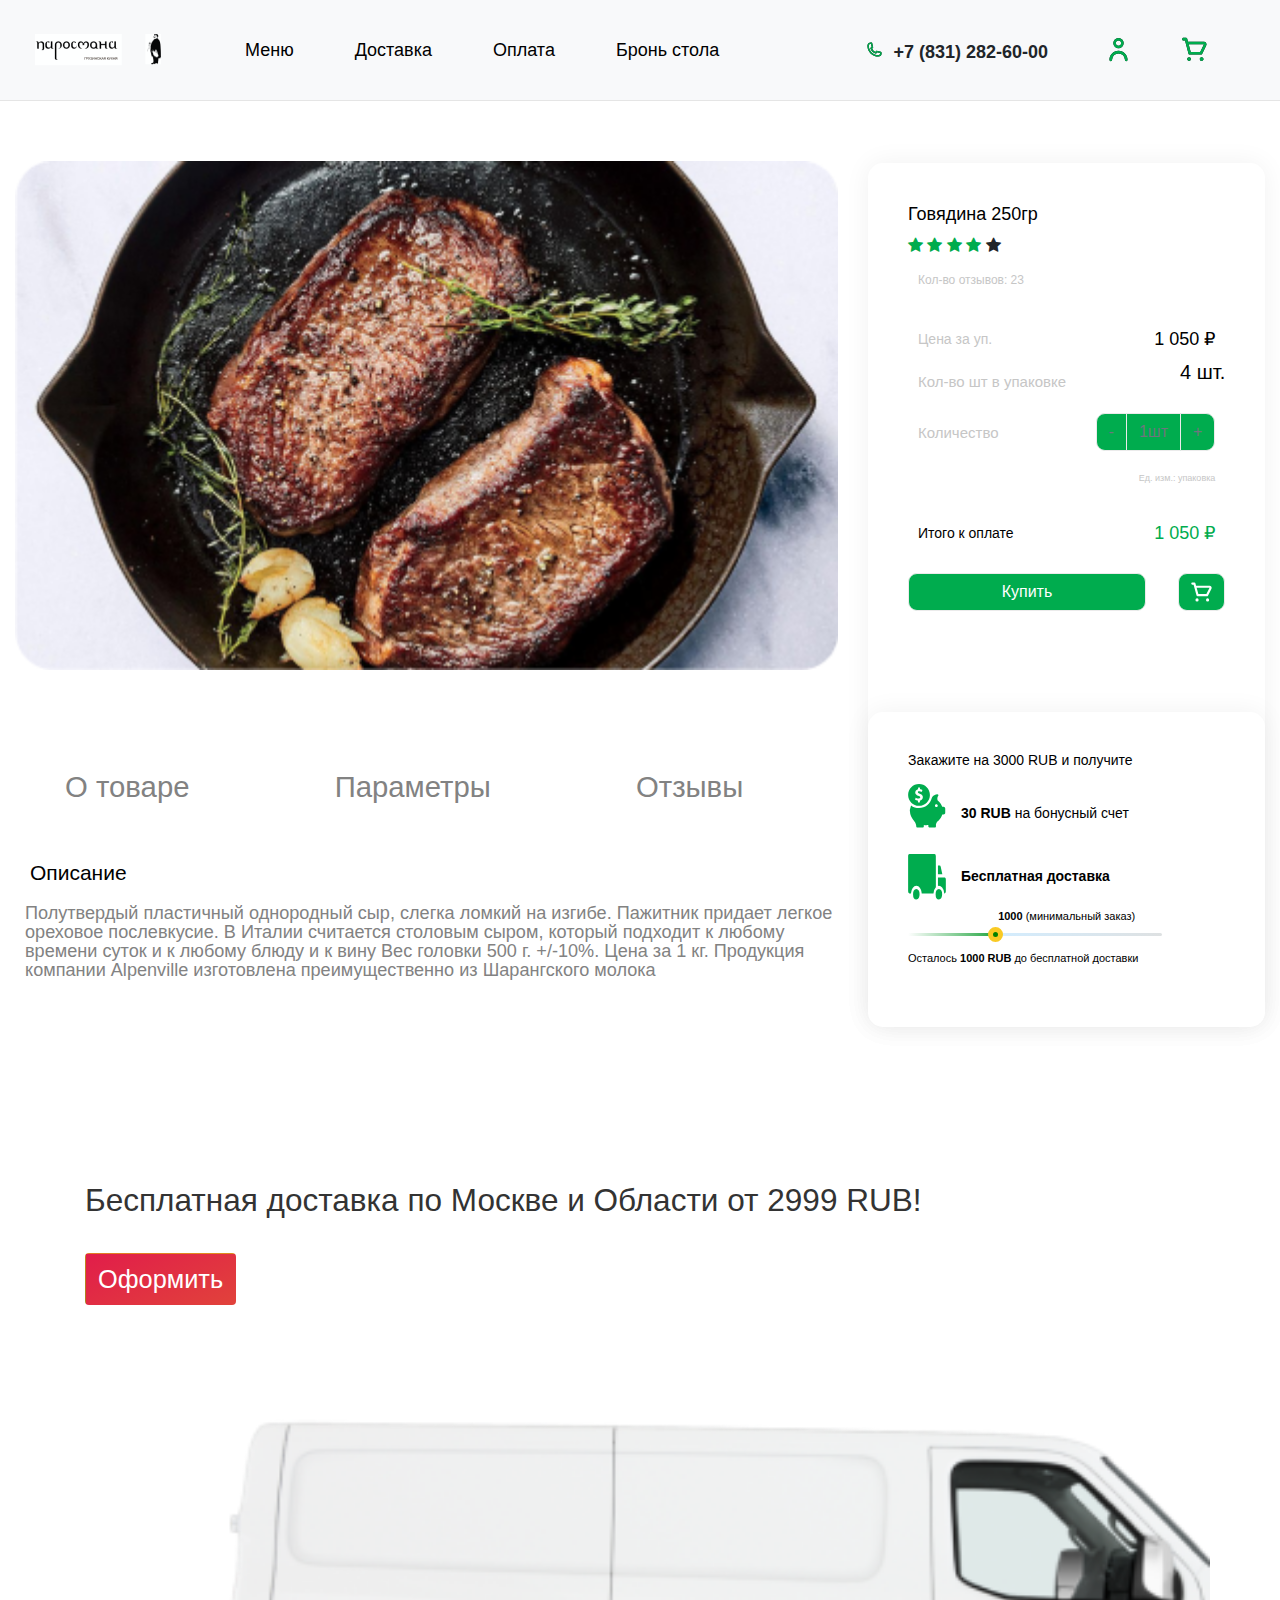
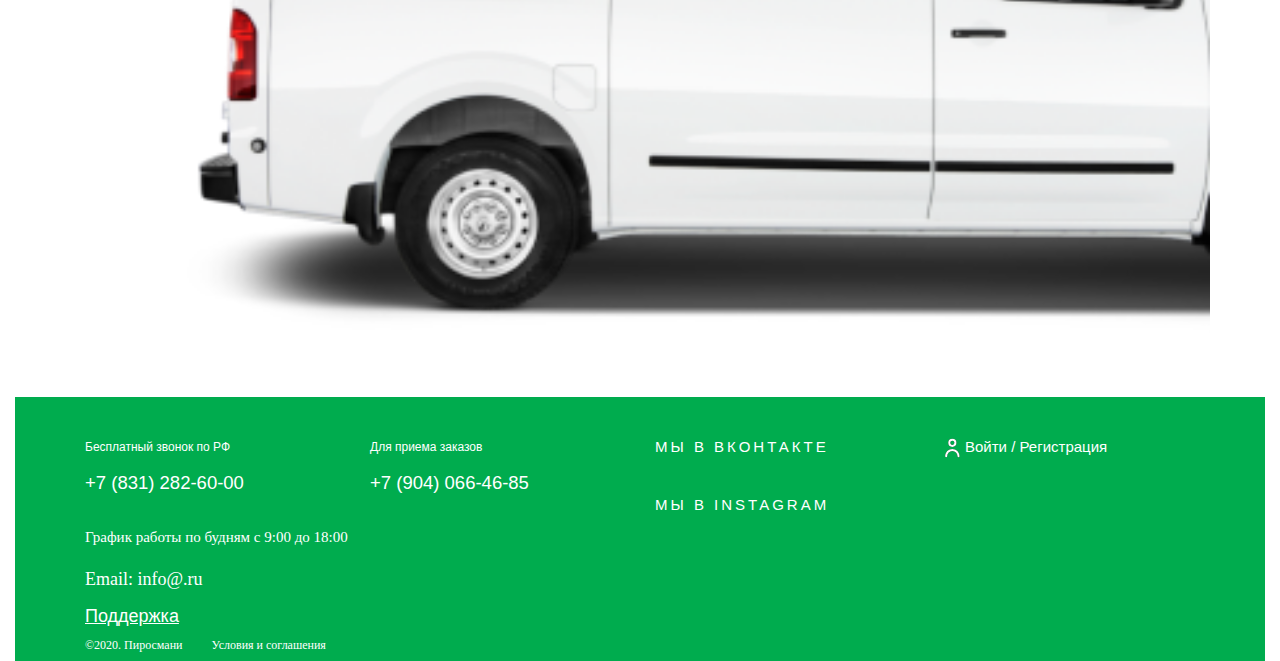
<file: product.html>
<!DOCTYPE html><html lang="ru"><head><meta charset="UTF-8"><meta name="viewport" content="width=device-width,initial-scale=1"><meta http-equiv="X-UA-Compatible" content="ie=edge"><title>pirosmani</title><meta name="description" content="Star Wars"><link rel="shortcut icon" href="images/favicon.ico" type="image/x-icon"><link href="https://fonts.googleapis.com/css2?family=Poppins&display=swap" rel="stylesheet"><link rel="stylesheet" href="https://stackpath.bootstrapcdn.com/font-awesome/4.7.0/css/font-awesome.min.css"><link rel="stylesheet" href="https://stackpath.bootstrapcdn.com/bootstrap/4.5.2/css/bootstrap.min.css"><link rel="stylesheet" href="css/style.min.css"></head><body><header><nav class="navbar navbar-expand-lg navbar-light bg-light"><button class="navbar-toggler mr-auto" type="button" data-toggle="collapse" data-target="#navbarNav" aria-controls="navbarNav" aria-expanded="false" aria-label="Toggle navigation"><i class="fa fa-bars" aria-hidden="true"></i></button> <a class="navbar-brand first" href="index.html"><img src="images/logo2.png" alt=""></a><a class="navbar-brand second" href="index.html"><img src="images/logo1.png" alt=""></a><div class="collapse navbar-collapse" id="navbarNav"><ul class="navbar-nav"><li class="nav-item dropdown"><a href="#" class="nav-link dropdown-toggle" data-toggle="dropdown" role="button" aria-haspopup="true" aria-expanded="false">Меню</a><div class="dropdown-menu"><a class="dropdown-item" href="#"><img src="images/Vector1.svg">Супы</a> <a class="dropdown-item" href="#"><img src="images/Vector2.svg">Хачапури</a> <a class="dropdown-item" href="#"><img src="images/Vector3.svg">Холодные закуски</a> <a class="dropdown-item" href="#"><img src="images/Vector11.svg">Хинкали</a> <a class="dropdown-item" href="#"><img src="images/Vector4.svg">Шашлык</a> <a class="dropdown-item" href="#"><img src="images/Vector5.svg">Соусы</a> <a class="dropdown-item" href="#"><img src="images/Vector6.svg">Салаты</a> <a class="dropdown-item" href="#"><img src="images/Vector7.svg">Горячие Блюда</a> <a class="dropdown-item" href="#"><img src="images/Vector8.svg">Гарнир</a> <a class="dropdown-item" href="#"><img src="images/Vector9.svg">Десерты</a> <a class="dropdown-item" href="#"><img src="images/Vector10.svg">Напитки</a></div></li><li class="nav-item"><a href="delivery.html" class="nav-link">Доставка</a></li><li class="nav-item"><a href="payment.html" class="nav-link">Оплата</a></li><li class="nav-item"><a href="#" class="nav-link">Бронь стола</a></li></ul></div><div class="contacts"><ul class="d-flex align-items-center justify-content-start"><li class="phone-card"><a href="tel:78312826000"><img id="phone" src="images/phone.svg" alt=""></a></li><li class="nav-item"><p>+7 (831) 282-60-00</p></li><li class="nav-item"><a href="" data-toggle="modal" data-target="#personeModal"><img id="person" src="images/person.svg" alt=""></a></li><li class="nav-item"><a href="cart.html"><img id="cart" src="images/cart.svg" alt=""></a></li></ul></div></nav></header><hr><div class="container-fluid"><div class="row"><div class="col-md-8 col-sm-12"><div class="prod-img"><img class="img-fluid" src="images/title.png" alt=""></div><ul class="nav prod-links" id="myTab" role="tablist"><li class="nav-item"><a class="nav-link active" id="about-tab" data-toggle="tab" href="#about" role="tab" aria-controls="about" aria-selected="true">О товаре</a></li><li class="nav-item"><a class="nav-link" id="parametres-tab" data-toggle="tab" href="#parametres" role="tab" aria-controls="parametres" aria-selected="false">Параметры</a></li><li class="nav-item"><a class="nav-link" id="reviews-tab" data-toggle="tab" href="#reviews" role="tab" aria-controls="reviews" aria-selected="false">Отзывы</a></li></ul><div class="tab-content" id="myTabContent"><div class="tab-pane fade show active" id="about" role="tabpanel" aria-labelledby="about-tab"><div class="col-12 prod-description-title"><h3>Описание</h3></div><div class="prod-description-text"><p class="w-100">Полутвердый пластичный однородный сыр, слегка ломкий на изгибе. Пажитник придает легкое ореховое послевкусие. В Италии считается столовым сыром, который подходит к любому времени суток и к любому блюду и к вину Вес головки 500 г. +/-10%. Цена за 1 кг. Продукция компании Alpenville изготовлена преимущественно из Шарангского молока</p></div></div><div class="tab-pane fade" id="parametres" role="tabpanel" aria-labelledby="parametres-tab"><div class="prod-parameters-text"><ul><li>Калории: 420</li><li>Жиры: 54</li><li>Белки: 27</li><li>Углеводы: 18</li><li>Масса: 500 грамм</li></ul></div></div><div class="tab-pane fade" id="reviews" role="tabpanel" aria-labelledby="reviews-tab"><div class="col-12 prod-description-title"><h3>Отзывы</h3></div><div class="prod-reviews-cards"><div class="col-sm-12"><div class="prod-reviews"><div class="reviews-persone"><div class="reviews-img"><img class="rounded-circle" src="images/review_photo.png" alt=""></div><div class="reviews-block"><div class="reviews-name"><h5>Анатолий Петров</h5><img src="images/review_dotted.svg" alt=""></div><div class="reviews-rating"><span class="fa fa-star checked"></span> <span class="fa fa-star checked"></span> <span class="fa fa-star checked"></span> <span class="fa fa-star checked"></span> <span class="fa fa-star"></span></div><div class="reviews-link"><a href="#">vk.com/anatoliy</a></div></div></div><div class="reviews-text"><p>Заказал 5кг мяса, живу в Московской области. Как и обещал оператор, привезли через 1,5 часа. Свежее, как будто было живое еще по дороге. Действительно натуральные продукты. Я обязательно буду заказывать дальше. А теперь подробнее о плюсах и минусах всего магази...</p></div><div class="read_more"><a href="#">Читать полностью</a></div></div></div><div class="col-sm-12"><div class="prod-reviews"><div class="reviews-persone"><div class="reviews-img"><img class="rounded-circle" src="images/review_photo.png" alt=""></div><div class="reviews-block"><div class="reviews-name"><h5>Анатолий Петров</h5><img src="images/review_dotted.svg" alt=""></div><div class="reviews-rating"><span class="fa fa-star checked"></span> <span class="fa fa-star checked"></span> <span class="fa fa-star checked"></span> <span class="fa fa-star checked"></span> <span class="fa fa-star"></span></div><div class="reviews-link"><a href="#">vk.com/anatoliy</a></div></div></div><div class="reviews-text"><p>Заказал 5кг мяса, живу в Московской области. Как и обещал оператор, привезли через 1,5 часа. Свежее, как будто было живое еще по дороге. Действительно натуральные продукты. Я обязательно буду заказывать дальше. А теперь подробнее о плюсах и минусах всего магази...</p></div><div class="read_more"><a href="#">Читать полностью</a></div></div></div><div class="col-sm-12"><div class="prod-reviews"><div class="reviews-persone"><div class="reviews-img"><img class="rounded-circle" src="images/review_photo.png" alt=""></div><div class="reviews-block"><div class="reviews-name"><h5>Анатолий Петров</h5><img src="images/review_dotted.svg" alt=""></div><div class="reviews-rating"><span class="fa fa-star checked"></span> <span class="fa fa-star checked"></span> <span class="fa fa-star checked"></span> <span class="fa fa-star checked"></span> <span class="fa fa-star"></span></div><div class="reviews-link"><a href="#">vk.com/anatoliy</a></div></div></div><div class="reviews-text"><p>Заказал 5кг мяса, живу в Московской области. Как и обещал оператор, привезли через 1,5 часа. Свежее, как будто было живое еще по дороге. Действительно натуральные продукты. Я обязательно буду заказывать дальше. А теперь подробнее о плюсах и минусах всего магази...</p></div><div class="read_more"><a href="#">Читать полностью</a></div></div></div></div></div></div></div><div class="col-md-4 col-sm-12"><div class="prod-card"><div class="prod-content"><div class="prod-title"><h2>Говядина 250гр</h2></div><div class="prod-rating"><span class="fa fa-star checked"></span> <span class="fa fa-star checked"></span> <span class="fa fa-star checked"></span> <span class="fa fa-star checked"></span> <span class="fa fa-star"></span></div><div class="prod-rating-text"><p>Кол-во отзывов: 23</p></div><div class="prod-price"><div class="prod-price-text"><p>Цена за уп.</p></div><div class="prod-price-title"><p>1 050 ₽</p></div></div><div class="prod-count"><div class="prod-count-text"><p>Кол-во шт в упаковке</p><h5>4 шт.</h5></div><div class="prod-count-text"><p class="text-button">Количество</p><div class="btn-group" role="group" aria-label="Basic example"><button type="button" class="btn btn-outline-secondary">-</button> <button type="button" class="btn btn-outline-secondary">1шт</button> <button type="button" class="btn btn-outline-secondary">+</button></div></div><p class="small">Ед. изм.: упаковка</p><div class="total-price"><div class="total-price-text"><p>Итого к оплате</p></div><div class="total-price-summa"><p>1 050 ₽</p></div></div><div class="prod-buttons"><button type="button" class="btn btn-success btn-word">Купить</button> <button type="button" class="btn btn-success"><img src="images/button-cart.svg" alt=""></button></div></div></div><div class="prod-card"><div class="prod-content"><div class="prod-delivery"><div class="prod-delivery-title"><h3>Закажите на 3000 RUB и получите</h3></div><div class="prod-delivery-content"><div class="prod-delivery-content-first"><img src="images/prod-delivery-pig.svg" alt=""><p><b>30 RUB</b> на бонусный счет</p></div><div class="prod-delivery-content-second"><img src="images/prod-delivery-car.svg" alt=""><p><b>Бесплатная доставка</b></p></div></div><div class="prod-progressbar"><p><b>1000</b> (минимальный заказ)</p><form class="range"><div class="form-group range__slider"><input type="range" step="5"></div><div class="form-group range__value"><label>Осталось <b><span></span></b> до бесплатной доставки</label></div></form></div></div></div></div></div></div></div><div class="container w-100"><div class="row delivery"><div class="col-12 delivery__title"><h2>Бесплатная доставка по Москве и Области от 2999 RUB!</h2><button type="button" class="btn anim-gradient">Оформить</button></div><div class="delivery__img"><img class="img-fluid" src="images/delivery.png" alt=""></div></div></div><footer><div class="container w-100"><div class="row"><div class="col-sm-3"><div class="footer__phone-text">Бесплатный звонок по РФ</div><div class="footer__phone">+7 (831) 282-60-00</div></div><div class="col-sm-3"><div class="footer__phone-text">Для приема заказов</div><div class="footer__phone">+7 (904) 066-46-85</div></div><div class="col-sm-3"><div class="footer__social"><a href="#">Мы в вконтакте</a></div><div class="footer__social"><a href="#">Мы в instagram</a></div></div><div class="col-sm-3"><div class="footer__register"><a href="#" data-toggle="modal" data-target="#registerModal"><img src="images/person_smal.svg" alt="">Войти / Регистрация</a></div></div></div><div class="footer__time">График работы по будням с 9:00 до 18:00</div><div class="footer__email">Email: info@.ru</div><div class="footer__help"><a href="support.html">Поддержка</a></div><div class="row"><div class="d-flex footer__text"><div class="col-sm-3">©2020. Пиросмани</div><div class="col-sm-3"><a href="#">Условия и соглашения</a></div></div></div></div></footer><div class="modal fade" id="registerModal" tabindex="-1" role="dialog" aria-labelledby="exampleModalLabel" aria-hidden="true"><div class="modal-dialog"><div class="modal-content"><div class="modal-header"><img src="images/person_modal.svg" alt=""> <button type="button" class="close" data-dismiss="modal" aria-label="Close"><span aria-hidden="true">&times;</span></button></div><h5 class="modal-title" id="exampleModalLabel">Регистрация</h5><form><div class="form-group"><input type="phone" class="form-control" placeholder="Телефон" id="exampleInputPhone" aria-describedby="phoneHelp"></div><div class="form-group"><input type="password" class="form-control" placeholder="Пароль" id="exampleInputPassword1"></div><div class="form-group"><input type="password" class="form-control" placeholder="Подтвердите пароль" id="exampleInputPassword1"></div><div class="form-check register-text"><input class="form-check-input" type="radio" id="exampleCheck1"> <label class="form-check-label" for="exampleCheck1">Хочу получать выгодные предложения от магазина</label></div><div class="form-check register-text"><input class="form-check-input" type="radio" id="exampleCheck1"> <label class="form-check-label" for="exampleCheck1">Принимаю условия <a href="#">Пользовательского соглашения,<br>Политики конфиденциальности</a></label></div><div class="modal-text"><button type="button" class="modal-btn btn btn-success">Зарегистрироваться</button></div></form></div></div></div><div class="modal fade" id="personeModal" tabindex="-1" role="dialog" aria-labelledby="exampleModalLabel" aria-hidden="true"><div class="modal-dialog"><div class="modal-content"><div class="modal-header"><img src="images/person_modal.svg" alt=""> <button type="button" class="close" data-dismiss="modal" aria-label="Close"><span aria-hidden="true">&times;</span></button></div><h5 class="modal-title" id="exampleModalLabel">Войти в личный кабинет</h5><form><div class="form-group"><input type="phone" class="form-control" placeholder="Телефон" id="exampleInputPhone" aria-describedby="phoneHelp"></div><div class="form-group"><input type="password" class="form-control" placeholder="Пароль" id="exampleInputPassword1"></div><div class="modal-text"><a href="#">Забыли пароль?</a></div><div class="modal-text"><button type="button" class="modal-btn btn btn-success">Войти</button></div><div class="modal-text"><p>Впервые у нас? <a href="#">Зарегистрироваться</a></p></div></form></div></div></div><script type="text/javascript" src="https://code.jquery.com/jquery-3.5.1.js"></script><script type="text/javascript" src="https://stackpath.bootstrapcdn.com/bootstrap/4.5.2/js/bootstrap.min.js"></script><script src="js/main.min.js"></script></div></body></html>
</file>
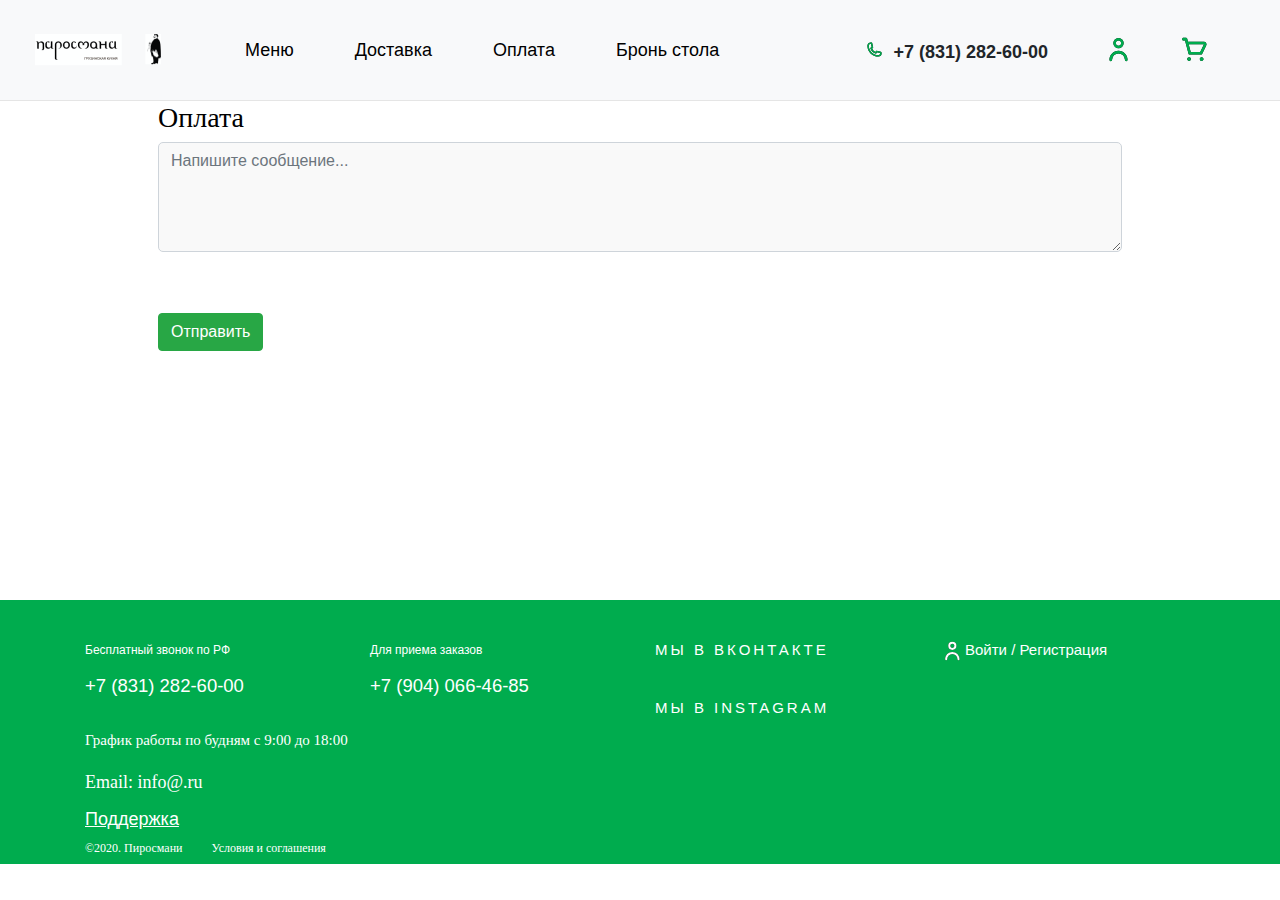
<file: support.html>
<!DOCTYPE html><html lang="ru"><head><meta charset="UTF-8"><meta name="viewport" content="width=device-width,initial-scale=1"><meta http-equiv="X-UA-Compatible" content="ie=edge"><title>pirosmani</title><meta name="description" content="Star Wars"><link rel="shortcut icon" href="images/favicon.ico" type="image/x-icon"><link href="https://fonts.googleapis.com/css2?family=Poppins&display=swap" rel="stylesheet"><link rel="stylesheet" href="https://stackpath.bootstrapcdn.com/font-awesome/4.7.0/css/font-awesome.min.css"><link rel="stylesheet" href="https://stackpath.bootstrapcdn.com/bootstrap/4.5.2/css/bootstrap.min.css"><link rel="stylesheet" href="css/style.min.css"></head><body><header><nav class="navbar navbar-expand-lg navbar-light bg-light"><button class="navbar-toggler mr-auto" type="button" data-toggle="collapse" data-target="#navbarNav" aria-controls="navbarNav" aria-expanded="false" aria-label="Toggle navigation"><i class="fa fa-bars" aria-hidden="true"></i></button> <a class="navbar-brand first" href="index.html"><img src="images/logo2.png" alt=""></a><a class="navbar-brand second" href="index.html"><img src="images/logo1.png" alt=""></a><div class="collapse navbar-collapse" id="navbarNav"><ul class="navbar-nav"><li class="nav-item dropdown"><a href="#" class="nav-link dropdown-toggle" data-toggle="dropdown" role="button" aria-haspopup="true" aria-expanded="false">Меню</a><div class="dropdown-menu"><a class="dropdown-item" href="#"><img src="images/Vector1.svg">Супы</a> <a class="dropdown-item" href="#"><img src="images/Vector2.svg">Хачапури</a> <a class="dropdown-item" href="#"><img src="images/Vector3.svg">Холодные закуски</a> <a class="dropdown-item" href="#"><img src="images/Vector11.svg">Хинкали</a> <a class="dropdown-item" href="#"><img src="images/Vector4.svg">Шашлык</a> <a class="dropdown-item" href="#"><img src="images/Vector5.svg">Соусы</a> <a class="dropdown-item" href="#"><img src="images/Vector6.svg">Салаты</a> <a class="dropdown-item" href="#"><img src="images/Vector7.svg">Горячие Блюда</a> <a class="dropdown-item" href="#"><img src="images/Vector8.svg">Гарнир</a> <a class="dropdown-item" href="#"><img src="images/Vector9.svg">Десерты</a> <a class="dropdown-item" href="#"><img src="images/Vector10.svg">Напитки</a></div></li><li class="nav-item"><a href="delivery.html" class="nav-link">Доставка</a></li><li class="nav-item"><a href="payment.html" class="nav-link">Оплата</a></li><li class="nav-item"><a href="#" class="nav-link">Бронь стола</a></li></ul></div><div class="contacts"><ul class="d-flex align-items-center justify-content-start"><li class="phone-card"><a href="tel:78312826000"><img id="phone" src="images/phone.svg" alt=""></a></li><li class="nav-item"><p>+7 (831) 282-60-00</p></li><li class="nav-item"><a href="" data-toggle="modal" data-target="#personeModal"><img id="person" src="images/person.svg" alt=""></a></li><li class="nav-item"><a href="cart.html"><img id="cart" src="images/cart.svg" alt=""></a></li></ul></div></nav></header><hr><div class="container support"><div class="delivery__title"><h3>Оплата</h3></div><form><div class="form-group"><textarea class="form-control" placeholder="Напишите сообщение..." id="exampleFormControlTextarea1" rows="4"></textarea></div></form><button type="button" class="btn btn-success">Отправить</button></div><footer><div class="container w-100"><div class="row"><div class="col-sm-3"><div class="footer__phone-text">Бесплатный звонок по РФ</div><div class="footer__phone">+7 (831) 282-60-00</div></div><div class="col-sm-3"><div class="footer__phone-text">Для приема заказов</div><div class="footer__phone">+7 (904) 066-46-85</div></div><div class="col-sm-3"><div class="footer__social"><a href="#">Мы в вконтакте</a></div><div class="footer__social"><a href="#">Мы в instagram</a></div></div><div class="col-sm-3"><div class="footer__register"><a href="#" data-toggle="modal" data-target="#registerModal"><img src="images/person_smal.svg" alt="">Войти / Регистрация</a></div></div></div><div class="footer__time">График работы по будням с 9:00 до 18:00</div><div class="footer__email">Email: info@.ru</div><div class="footer__help"><a href="support.html">Поддержка</a></div><div class="row"><div class="d-flex footer__text"><div class="col-sm-3">©2020. Пиросмани</div><div class="col-sm-3"><a href="#">Условия и соглашения</a></div></div></div></div></footer><div class="modal fade" id="registerModal" tabindex="-1" role="dialog" aria-labelledby="exampleModalLabel" aria-hidden="true"><div class="modal-dialog"><div class="modal-content"><div class="modal-header"><img src="images/person_modal.svg" alt=""> <button type="button" class="close" data-dismiss="modal" aria-label="Close"><span aria-hidden="true">&times;</span></button></div><h5 class="modal-title" id="exampleModalLabel">Регистрация</h5><form><div class="form-group"><input type="phone" class="form-control" placeholder="Телефон" id="exampleInputPhone" aria-describedby="phoneHelp"></div><div class="form-group"><input type="password" class="form-control" placeholder="Пароль" id="exampleInputPassword1"></div><div class="form-group"><input type="password" class="form-control" placeholder="Подтвердите пароль" id="exampleInputPassword1"></div><div class="form-check register-text"><input class="form-check-input" type="radio" id="exampleCheck1"> <label class="form-check-label" for="exampleCheck1">Хочу получать выгодные предложения от магазина</label></div><div class="form-check register-text"><input class="form-check-input" type="radio" id="exampleCheck1"> <label class="form-check-label" for="exampleCheck1">Принимаю условия <a href="#">Пользовательского соглашения,<br>Политики конфиденциальности</a></label></div><div class="modal-text"><button type="button" class="modal-btn btn btn-success">Зарегистрироваться</button></div></form></div></div></div><div class="modal fade" id="personeModal" tabindex="-1" role="dialog" aria-labelledby="exampleModalLabel" aria-hidden="true"><div class="modal-dialog"><div class="modal-content"><div class="modal-header"><img src="images/person_modal.svg" alt=""> <button type="button" class="close" data-dismiss="modal" aria-label="Close"><span aria-hidden="true">&times;</span></button></div><h5 class="modal-title" id="exampleModalLabel">Войти в личный кабинет</h5><form><div class="form-group"><input type="phone" class="form-control" placeholder="Телефон" id="exampleInputPhone" aria-describedby="phoneHelp"></div><div class="form-group"><input type="password" class="form-control" placeholder="Пароль" id="exampleInputPassword1"></div><div class="modal-text"><a href="#">Забыли пароль?</a></div><div class="modal-text"><button type="button" class="modal-btn btn btn-success">Войти</button></div><div class="modal-text"><p>Впервые у нас? <a href="#">Зарегистрироваться</a></p></div></form></div></div></div><script type="text/javascript" src="https://code.jquery.com/jquery-3.5.1.js"></script><script type="text/javascript" src="https://stackpath.bootstrapcdn.com/bootstrap/4.5.2/js/bootstrap.min.js"></script><script src="js/main.min.js"></script></body></html>
</file>
<file: css/style.min.css>
/*! normalize.css v8.0.1 | MIT License | github.com/necolas/normalize.css */

html {
  line-height: 1.15;
  -webkit-text-size-adjust: 100%;
}

body {
  margin: 0;
}

main {
  display: block;
}

h1 {
  font-size: 2em;
  margin: 0.67em 0;
}

hr {
  box-sizing: content-box;
  height: 0;
  overflow: visible;
}

pre {
  font-family: monospace, monospace;
  font-size: 1em;
}

a {
  background-color: transparent;
}

abbr[title] {
  border-bottom: none;
  text-decoration: underline;
  -webkit-text-decoration: underline dotted;
          text-decoration: underline dotted;
}

b,
strong {
  font-weight: bolder;
}

code,
kbd,
samp {
  font-family: monospace, monospace;
  font-size: 1em;
}

small {
  font-size: 80%;
}

sub,
sup {
  font-size: 75%;
  line-height: 0;
  position: relative;
  vertical-align: baseline;
}

sub {
  bottom: -0.25em;
}

sup {
  top: -0.5em;
}

img {
  border-style: none;
}

button,
input,
optgroup,
select,
textarea {
  font-family: inherit;
  font-size: 100%;
  line-height: 1.15;
  margin: 0;
}

button,
input {
  overflow: visible;
}

button,
select {
  text-transform: none;
}

button,
[type="button"],
[type="reset"],
[type="submit"] {
  -webkit-appearance: button;
}

button::-moz-focus-inner,
[type="button"]::-moz-focus-inner,
[type="reset"]::-moz-focus-inner,
[type="submit"]::-moz-focus-inner {
  border-style: none;
  padding: 0;
}

button:-moz-focusring,
[type="button"]:-moz-focusring,
[type="reset"]:-moz-focusring,
[type="submit"]:-moz-focusring {
  outline: 1px dotted ButtonText;
}

fieldset {
  padding: 0.35em 0.75em 0.625em;
}

legend {
  box-sizing: border-box;
  color: inherit;
  display: table;
  max-width: 100%;
  padding: 0;
  white-space: normal;
}

progress {
  vertical-align: baseline;
}

textarea {
  overflow: auto;
}

[type="checkbox"],
[type="radio"] {
  box-sizing: border-box;
  padding: 0;
}

[type="number"]::-webkit-inner-spin-button,
[type="number"]::-webkit-outer-spin-button {
  height: auto;
}

[type="search"] {
  -webkit-appearance: textfield;
  outline-offset: -2px;
}

[type="search"]::-webkit-search-decoration {
  -webkit-appearance: none;
}

::-webkit-file-upload-button {
  -webkit-appearance: button;
  font: inherit;
}

details {
  display: block;
}

summary {
  display: list-item;
}

template {
  display: none;
}

[hidden] {
  display: none;
}

.slick-slider {
  position: relative;
  display: block;
  box-sizing: border-box;
  -webkit-user-select: none;
  -moz-user-select: none;
  -ms-user-select: none;
  user-select: none;
  -webkit-touch-callout: none;
  -khtml-user-select: none;
  touch-action: pan-y;
  -webkit-tap-highlight-color: transparent;
}

.slick-list {
  position: relative;
  display: block;
  overflow: hidden;
  margin: 0;
  padding: 0;
}

.slick-list:focus {
  outline: none;
}

.slick-list.dragging {
  cursor: pointer;
  cursor: hand;
}

.slick-slider .slick-track,
.slick-slider .slick-list {
  transform: translate3d(0, 0, 0);
}

.slick-track {
  position: relative;
  top: 0;
  left: 0;
  display: block;
  margin-left: auto;
  margin-right: auto;
}

.slick-track:before,
.slick-track:after {
  display: table;
  content: '';
}

.slick-track:after {
  clear: both;
}

.slick-loading .slick-track {
  visibility: hidden;
}

.slick-slide {
  display: none;
  float: left;
  height: 100%;
  min-height: 1px;
}

[dir='rtl'] .slick-slide {
  float: right;
}

.slick-slide img {
  display: block;
}

.slick-slide.slick-loading img {
  display: none;
}

.slick-slide.dragging img {
  pointer-events: none;
}

.slick-initialized .slick-slide {
  display: block;
}

.slick-loading .slick-slide {
  visibility: hidden;
}

.slick-vertical .slick-slide {
  display: block;
  height: auto;
  border: 1px solid transparent;
}

.slick-arrow.slick-hidden {
  display: none;
}

@font-face {
  font-family: 'BungeeOutline-Regular';
  src: url("../fonts/BungeeOutline-Regular.woff2") format("woff2");
}

.prod-img {
  margin: 60px 0 60px 0;
}

.prod-img img {
  width: 100%;
  height: auto;
}

.prod-links {
  display: flex;
  justify-content: space-around;
  flex-wrap: nowrap;
}

.prod-links a {
  font-weight: 500;
  font-size: calc(20px + (29 - 20) * ((100vw - 320px) / (1250 - 320)));
  line-height: 19px;
  color: #828282;
  word-wrap: break-word;
}

.prod-links a:hover {
  color: #00AC4E;
}

.prod-description-title {
  margin: 20px 0 22px 0;
}

.prod-description-title h3 {
  font-weight: 500;
  font-size: 21px;
  line-height: 19px;
  color: #000000;
}

.prod-description-text {
  margin-bottom: calc(25px + (60 - 25) * ((100vw - 320px) / (1250 - 320)));
}

.prod-description-text p {
  font-weight: 400;
  font-size: calc(14px + (18 - 14) * ((100vw - 320px) / (1250 - 320)));
  line-height: 19px;
  color: #828282;
}

.prod-card {
  box-shadow: 0px 0px 27px rgba(0,0,0,0.06);
  border-radius: 15px;
  margin: calc(0px + (60 - 0) * ((100vw - 320px) / (1250 - 320))) 0;
}

.prod-content {
  padding: 10%;
}

.prod-title h2 {
  font-weight: 500;
  font-size: 18px;
  line-height: 23px;
  color: #000000;
}

.prod-rating-text p {
  font-weight: 400;
  font-size: 12px;
  line-height: 19px;
  color: #C6C6C6;
}

.prod-rating-text {
  margin: 13px 0 28px 0;
}

.prod-price {
  display: flex;
  justify-content: space-between;
}

.prod-price-text p {
  font-weight: 500;
  font-size: 14px;
  line-height: 22px;
  color: #C6C6C6;
}

.prod-price-title p {
  font-weight: 500;
  font-size: 18px;
  line-height: 23px;
  color: #000000;
}

.prod-count-text {
  display: flex;
  justify-content: space-between;
}

.prod-count-text p {
  font-weight: 500;
  font-size: 15px;
  line-height: 22px;
  color: #C6C6C6;
}

.text-button {
  margin-top: 13px;
}

.prod-count-text h5 {
  font-weight: 500;
  font-size: 18x;
  line-height: 23px;
  color: #000000;
}

.prod-count button {
  background: #00AC4E;
  border: 0.9px solid #EBEBEB;
  border-radius: 9px;
  max-height: 42px;
}

.prod-count button:hover {
  background: #00AC4E;
}

.total-price {
  display: flex;
  justify-content: space-between;
  margin: 27px 0 18px 0;
}

.total-price-text p {
  font-weight: 500;
  font-size: 14px;
  line-height: 22px;
  color: #000000;
}

.total-price-summa p {
  font-weight: 500;
  font-size: 18px;
  line-height: 23px;
  color: #00AC4E;
}

.small {
  font-weight: 400;
  font-size: 9.03636px;
  line-height: 14px;
  color: #C6C6C6;
  text-align: right;
}

.prod-buttons {
  display: flex;
  justify-content: space-between;
}

.btn-word {
  width: 75%;
}

.prod-delivery {
  width: 100%;
}

.prod-delivery-title h3 {
  font-weight: 400;
  font-size: 14px;
  line-height: 17px;
  color: #000000;
}

.prod-delivery-content {
  justify-content: center;
  margin: 15px 0 10px 0;
}

.prod-delivery-content-first {
  margin-bottom: 25px;
}

.prod-delivery-content p {
  margin: 15px 0 0 15px;
  font-weight: 500;
  font-size: 14px;
  line-height: 17px;
  color: #000000;
}

.prod-delivery-content-second p {
  margin-bottom: 15px;
}

.prod-delivery-content-first {
  display: flex;
}

.prod-delivery-content-second {
  display: flex;
}

.prod-progressbar {
  width: 100%;
}

.progress {
  display: flex;
  justify-content: space-between;
  width: 80%;
  height: 3px;
  margin: 5px 0 10px 0;
}

.prod-progressbar p {
  text-align: center;
  font-weight: 500;
  font-size: 11px;
  line-height: 13px;
  color: #000000;
}

.progress-bar {
  width: 50%;
}

.prod-parameters-text li {
  margin-bottom: 15px;
  font-weight: 500;
  font-size: 18px;
  line-height: 22px;
  color: #828282;
}

.form-group {
  display: flex;
  flex-direction: column;
  justify-content: center;
}

.range__slider {
  width: 80%;
}

.range__slider [type="range"] {
  width: 100%;
  -webkit-appearance: none;
  height: 3px;
  border-radius: 6px;
  background: green;
  outline: none;
  padding: 0;
  margin: 0;
}

.range__slider [type="range"]::-webkit-slider-thumb {
  -webkit-appearance: none;
  appearance: none;
  width: 15px;
  height: 15px;
  border-radius: 50%;
  background: green;
  border: #f9ca24 5px solid;
  cursor: pointer;
  -webkit-transition: background .15s ease-in-out;
  transition: background .15s ease-in-out;
}

.range__slider [type="range"]::-webkit-slider-thumb:hover {
  background: #f0932b;
}

.range__slider [type="range"]::-moz-range-thumb {
  width: 20px;
  height: 20px;
  border: 0;
  border-radius: 50%;
  background: green;
  border: #f9ca24 5px solid;
  cursor: pointer;
  -moz-transition: background .15s ease-in-out;
  transition: background .15s ease-in-out;
}

.range__slider [type="range"]::-moz-range-thumb:hover {
  background: #f9ca24;
}

input::-moz-focus-inner,
input::-moz-focus-outer {
  border: 0;
}

* {
  margin: 0;
  padding: 0;
  box-sizing: border-box;
}

body {
  font-family: "TT Norms Pro", sans-serif;
}

.anim-gradient {
  background: linear-gradient(335deg, #266624, #e18c1d, #e11d4a);
  background-size: 600% 600%;
  -webkit-animation: AnimationName 18s ease infinite;
  animation: AnimationName 18s ease infinite;
}

@-webkit-keyframes AnimationName {
  0% {
    background-position: 0% 37%;
  }

  50% {
    background-position: 100% 64%;
  }

  100% {
    background-position: 0% 37%;
  }
}

@keyframes AnimationName {
  0% {
    background-position: 0% 37%;
  }

  50% {
    background-position: 100% 64%;
  }

  100% {
    background-position: 0% 37%;
  }
}

li {
  list-style-type: none;
}

a:link,
a:active {
  text-decoration: none;
}

hr {
  margin: 0;
  background-color: #FFFFFF;
}

.btn:focus,
.btn:active {
  outline: none !important;
  box-shadow: none;
}

.navbar {
  height: 100px;
  width: 100%;
  position: -webkit-sticky;
  position: sticky;
  top: 0;
  z-index: 10;
  background-color: #FFFFFF;
  padding: 0 !important;
}

.navbar-toggler {
  margin-left: 29px;
}

.first img {
  width: 87px;
  height: 32px;
  margin: 34px 7px 35px 35px;
}

.second img {
  width: 16px;
  height: 31px;
  margin: 34px 60px 35px 0px;
}

.nav-item {
  margin: 39px 45px 39px 0;
}

.navbar-nav li a {
  color: #000 !important;
  font-weight: 500;
  font-size: 18px;
  white-space: nowrap;
}

.dropdown-toggle::after {
  display: none;
}

.contacts {
  position: absolute;
  right: 20px;
  margin: 14px 5px 0 6px;
}

.nav-item img#phone {
  width: 17px;
  height: 17px;
}

.nav-item p {
  font-weight: 700;
  font-size: 18px;
  line-height: 21px;
  margin-top: 17px;
}

.nav-item img#person {
  width: 31px;
  height: 31px;
}

.nav-item img#cart {
  width: 31px;
  height: 31px;
}

.dropdown-item img {
  width: 17px;
  height: 15px;
  margin-right: 11px;
}

.dropdown-menu {
  border-radius: 10px;
}

.navbar-toggler {
  outline: none !important;
}

.container {
  width: 994px;
}

.slider {
  margin-top: 60px;
}

.header-slider__item-content {
  display: flex;
  justify-content: space-between;
}

.header-slider__item {
  height: 254px;
  background: linear-gradient(180deg, #F1F1FB 0%, #EBEBF5 100%);
  border-radius: 18.0727px;
}

.header-slider__item-info {
  margin-left: 41px;
  margin-top: calc(5px + (41 - 5) * ((100vw - 320px) / (1250 - 320)));
}

.header-slider__item-info h2 {
  font-size: calc(18px + (31 - 18) * ((100vw - 320px) / (1250 - 320)));
  font-weight: 400;
  color: #333333;
}

.header-slider__item-info p {
  font-weight: normal;
  font-size: calc(12px + (19 - 12) * ((100vw - 320px) / (1250 - 320)));
  line-height: 24px;
  color: #828282;
}

.header-slider__item-info button {
  font-weight: 500;
  color: #FFFFFF;
  background: #00AC4E;
  border-radius: 4.5px;
}

.menu-buttons.slick-initialized.slick-slider {
  display: flex;
}

.menu-buttons button {
  margin: 17px 0 15px 0;
  font-weight: 400;
  font-size: calc(12px + (23 - 12) * ((100vw - 320px) / (1250 - 320)));
  font-family: "TT Hoves";
  text-transform: uppercase;
  color: #4F4F4F;
  border: none;
}

.a-right.control-c.next.slick-next.slick-arrow {
  cursor: pointer;
}

.products__img img {
  max-width: 100%;
  height: auto;
}

.products-title {
  margin: 30px 0 40px 0;
}

.products-title h3 {
  font-weight: 500;
  font-size: 27px;
  line-height: 19px;
}

.products {
  margin-bottom: 56px;
}

.products__name h4 {
  font-weight: 500;
  font-size: 16px;
  color: #000000;
  margin-top: 9px;
}

.products__description {
  font-weight: 400;
  font-size: calc(9px + (13 - 9) * ((100vw - 320px) / (1250 - 320)));
  color: #000000;
}

.products__description p {
  word-wrap: break-word;
  word-break: keep-all;
  -webkit-hyphens: auto;
      -ms-hyphens: auto;
          hyphens: auto;
  max-width: 100%;
  height: auto;
  margin-right: 8px;
}

.fa-star {
  font-size: calc(10px + (16 - 10) * ((100vw - 320px) / (1250 - 320)));
}

.checked {
  color: #00AC4E;
}

.products_price {
  display: flex;
  margin-bottom: 13px;
}

.products_price .price {
  font-weight: 500;
  font-size: calc(9px + (18 - 9) * ((100vw - 320px) / (1250 - 320)));
  color: #000000;
  margin-right: calc(7px + (18 - 7) * ((100vw - 320px) / (1250 - 320)));
}

.products_price .weight {
  font-weight: 400;
  font-size: calc(7px + (13 - 7) * ((100vw - 320px) / (1250 - 320)));
  color: #828282;
  align-self: flex-end;
}

.products button {
  font-size: calc(10px + (16 - 10) * ((100vw - 320px) / (1250 - 320)));
}

.page-link {
  font-weight: 500;
  font-size: 20px;
  line-height: 25px;
  color: #000000;
  border: none;
}

.page-link:hover {
  background-color: #00AC4E;
  color: #FFFFFF;
  border-radius: 5px;
}

.page-dots {
  align-self: flex-end;
}

.video-container {
  display: flex;
  justify-content: center;
  position: relative;
}

.icon-play {
  position: absolute;
  left: 50%;
  top: 50%;
  transform: translate(-50%, -50%);
  border-radius: 50%;
  transition: all 0.3s ease;
}

.icon-play:hover {
  background-color: #fff;
  color: #343434;
}

.delivery__title h2 {
  font-weight: 400;
  font-size: calc(14px + (31 - 14) * ((100vw - 320px) / (1250 - 320)));
  line-height: 38px;
  color: #333333;
  margin: 92px 0 34px 0;
}

.delivery__title button {
  font-weight: 500;
  font-size: calc(14px + (25 - 14) * ((100vw - 320px) / (1250 - 320)));
  color: #FFFFFF;
}

.delivery__img {
  width: 100%;
  margin-top: 60px;
}

.delivery__img img {
  width: 100%;
}

footer {
  background-color: #00AC4E;
}

.footer__phone-text {
  font-weight: 400;
  font-size: 12px;
  line-height: 32px;
  color: #FFFFFF;
  margin-top: 34px;
}

.footer__phone {
  font-weight: 500;
  font-size: 18.5px;
  line-height: 39px;
  color: #FFFFFF;
  margin-bottom: 16px;
}

.footer__social:first-child {
  margin: 34px 0 26px 0;
}

.footer__social a {
  font-weight: 500;
  font-size: 15px;
  font-size: 15px;
  line-height: 32px;
  letter-spacing: 3px;
  font-variant: small-caps;
  text-transform: uppercase;
  color: #FFFFFF;
  padding: 0;
}

.footer__register {
  margin-top: 34px;
}

.footer__register a {
  font-weight: 500;
  font-size: 15px;
  line-height: 32px;
  color: #FFFFFF;
}

.footer__time {
  font-family: "TT Hoves";
  font-weight: normal;
  font-size: 15px;
  line-height: 32px;
  color: #FFFFFF;
  margin-bottom: 10px;
}

.footer__email {
  font-family: "TT Hoves";
  font-weight: 400;
  font-size: 18px;
  line-height: 32px;
  color: #FFFFFF;
  margin-bottom: 10px;
}

.footer__help a {
  font-weight: 500;
  font-size: 18px;
  line-height: 22px;
  -webkit-text-decoration-line: underline;
          text-decoration-line: underline;
  color: #FFFFFF;
  margin-bottom: 10px;
}

.footer__text,
.footer__text a {
  font-family: "TT Hoves";
  font-weight: 400;
  font-size: 12px;
  line-height: 32px;
  color: #FFFFFF;
  white-space: nowrap;
}

.footer__text a {
  margin-left: calc(5px + (34 - 5) * ((100vw - 320px) / (1250 - 320)));
}

.footer__text a:not(first-child) {
  padding: 0 10px 0 10px;
}

.modal::-webkit-scrollbar {
  width: 0;
}

.modal-content {
  max-width: 358px;
  max-height: 420px;
  margin: 0 auto;
}

.modal-header {
  position: relative;
  border-bottom: none;
}

.modal-header img {
  position: absolute;
  right: 45%;
  margin: 0 auto;
}

.modal-header button {
  margin: 0;
  padding: 0;
  color: #00AC4E;
}

.modal-title {
  font-weight: 500;
  font-size: 17px;
  line-height: 22px;
  text-align: center;
  color: #000000;
  margin: 14px 0 29px 0;
}

.form-group input {
  margin: 0 auto 25px auto;
  width: 80%;
  border-radius: 6px;
}

.modal-text {
  text-align: center;
}

.modal-btn {
  margin: 12px auto;
  width: 143px;
  font-weight: 500;
  font-size: 13px;
  line-height: 20px;
  color: #FFFFFF;
}

.modal-text a {
  font-weight: 400;
  font-size: 14px;
  line-height: 17px;
  -webkit-text-decoration-line: underline;
          text-decoration-line: underline;
  color: #00AC4E;
}

.modal-text p {
  font-weight: 400;
  font-size: 14px;
  line-height: 17px;
  color: #000000;
}

.modal-text:last-child {
  margin-bottom: 35px;
}

.form-check {
  text-align: center;
}

.register-text label {
  font-weight: 400;
  font-size: 10px;
  line-height: 14px;
  color: #C6C6C6;
}

.register-text label a {
  color: #00AC4E;
}

.subscribe-title {
  margin: 18px 15px 33px 15px;
  font-weight: 500;
  font-size: 17px;
  line-height: 28px;
  text-align: center;
  color: #000000;
}

.delivery__title h3 {
  font-family: "TT Hoves";
  font-weight: 500;
  font-size: 28px;
  line-height: 33px;
  color: #000000;
}

.delivery__text p {
  margin: 25px 0 45px 0;
  font-weight: 400;
  font-size: 22px;
  font-size: calc(15px + (22 - 15) * ((100vw - 320px) / (1250 - 320)));
  line-height: 26px;
  color: #828282;
}

.delivery__links a {
  margin-left: 61px;
  font-size: 22px;
  font-weight: 400;
  line-height: 29px;
  color: #00AC4E;
}

.delivery__links {
  margin-bottom: 60px;
}

.support textarea {
  background: #F9F9F9;
  border-radius: 5px;
}

.support button {
  margin: 45px 0 249px 0;
}

.prod-reviews-cards.slick-initialized.slick-slider {
  display: flex;
  margin: 17px 0;
}

.tab-content>.tab-pane {
  display: block;
  visibility: hidden;
}

.tab-content>.tab-pane.active {
  visibility: visible;
}

.tab-content {
  position: relative;
}

.tab-pane:not(:first-child) {
  position: absolute;
  width: 100%;
  height: 100%;
  top: 0;
  left: 0;
}

.prod-reviews {
  background: #F2F2F2;
  border-radius: 11px;
  padding: 14px;
}

.reviews-persone {
  display: flex;
}

.reviews-name {
  display: flex;
}

.reviews-name h5 {
  margin: 0 8px 0 5px;
  font-weight: 500;
  font-size: 11px;
  line-height: 13px;
  color: #000000;
}

.reviews-block {
  display: block;
}

.reviews-rating {
  margin-left: 5px;
}

.reviews-link a {
  font-weight: 400;
  font-size: 11px;
  line-height: 11px;
  color: #2D9CDB;
}

.reviews-text {
  margin: 5px 0 3px 0;
}

.reviews-text p {
  font-weight: 400;
  font-size: 11px;
  line-height: 11px;
  color: #000000;
}

.read_more a {
  font-weight: 500;
  font-size: 11px;
  line-height: 9px;
  color: #00AC4E;
}

.reviewModal {
  margin-left: 30px;
}

#reviewModal .modal-content {
  max-width: 418px;
  padding: 10px 14px 0px 14px;
  border-radius: 11px;
}

.review-modal-title {
  font-weight: 400;
  font-size: 20px;
  line-height: 29px;
  color: #000000;
}

#reviewModal p,
label {
  margin-right: 10px;
  font-weight: 400;
  font-size: 11px;
  line-height: 12px;
  color: #000000;
}

.review-modal-rating-text {
  margin-top: 8px;
}

.cart__title {
  text-align: center;
  margin-bottom: 30px;
}

.carts {
  margin: 0 auto;
}

.carts a,
p,
.btn-group {
  -ms-grid-row-align: center;
      align-self: center;
  margin: 10px;
}

.cart img {
  height: 50px;
}

.cart p {
  font-size: 16px;
}

#cart.prod-card {
  text-align: center;
}

@media (max-width: 1130px) {
  .nav-item p {
    display: none;
  }
}

@media (max-width: 992px) {
  .nav-item {
    margin: 0 0 0 15px;
    background-color: #fff;
  }
}

@media (max-width: 991px) {
  .navbar-brand {
    position: absolute;
    left: 100px;
  }
}

@media (max-width: 768px) {
  .prod-links a {
    font-size: 15px;
  }

  .prod-count-text h5 {
    font-size: 15px;
  }
}

@media (max-width: 767px) {
  .prod-card {
    margin-top: 70px;
  }
}

@media (max-width: 757px) {
  .modal-content {
    width: 302px;
    left: 0%;
  }
}

@media (max-width: 574px) {
  .footer__phone-text {
    margin-top: 0;
  }

  .footer__social:first-child {
    margin: 0;
  }

  .footer__register {
    margin-top: 0;
  }
}

@media (max-width: 400px) {
  .contacts {
    right: 0;
  }
}
</file>
